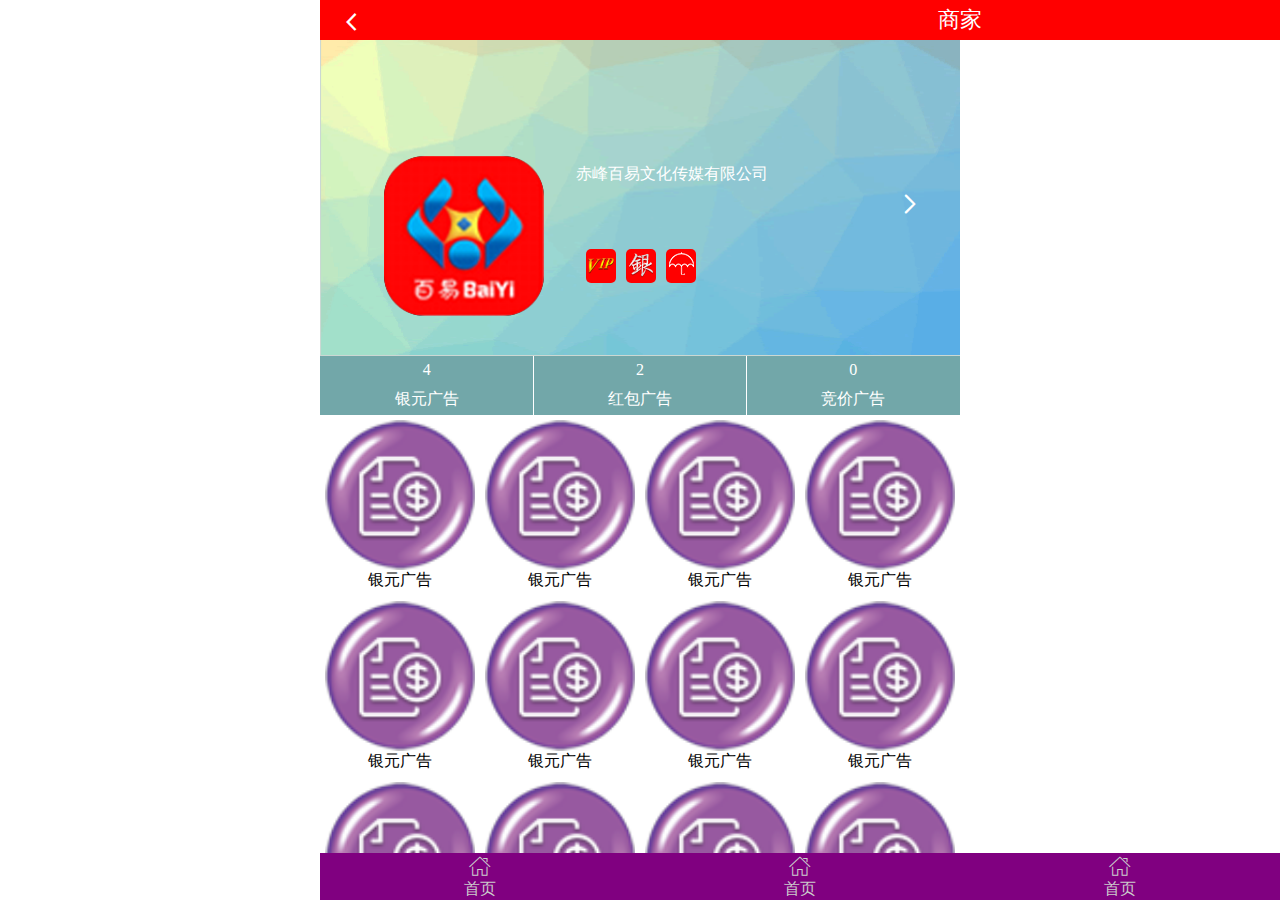
<file: 商场/index.html>
<!DOCTYPE html>
<html lang="en">

<head>
    <meta charset="UTF-8">
    <meta name="viewport" content="width=device-width, initial-scale=1.0, user-scalable=no">
    <meta http-equiv="X-UA-Compatible" content="ie=edge">
    <title>Document</title>
    <link rel="stylesheet" href="css/base.css">
    <link rel="stylesheet" href="css/index.css">
    <link rel="stylesheet" type="text/css" href="./font/iconfont.css">
</head>

<body>
    <div class="all">
        <div class="top">
            <span></span>
            <p>商家</p>
        </div>
        <div class="banner">
            <div class="bannerImg">
                <img src="img/bg.png" alt="">
            </div>
            <div class="picture">
                <a href="javascript:;">
                    <img src="img/logo_03.png" alt="">
                </a>
            </div>
            <div class="phone">
                <span>
                    <img src="./img/shop_vip.png" alt="">
                </span>
                <span>
                    <img src="./img/shop_silver.png" alt="">
                </span>
                <span>
                    <img src="./img/shop_umbrella.png" alt="">
                </span>
            </div>
            <p>赤峰百易文化传媒有限公司</p>
            <i></i>
        </div>
        <div class="logo clearfix">
            <div>
                <p>4</p>
                <p>银元广告</p>
            </div>
            <div>
                <p>2</p>
                <p>红包广告</p>
            </div>
            <div>
                <p>0</p>
                <p>竞价广告</p>
            </div>
        </div>

        <div class="content clearfix">
            <ul>
                <li>
                    <a href=""><img src="img/my_2.png" alt=""></a>
                    <p>银元广告</p>
                </li>
                <li>
                    <a href=""><img src="img/my_2.png" alt=""></a>
                    <p>银元广告</p>
                </li>
                <li>
                    <a href=""><img src="img/my_2.png" alt=""></a>
                    <p>银元广告</p>
                </li>
                <li>
                    <a href=""><img src="img/my_2.png" alt=""></a>
                    <p>银元广告</p>
                </li>
                <li>
                    <a href=""><img src="img/my_2.png" alt=""></a>
                    <p>银元广告</p>
                </li>
                <li>
                    <a href=""><img src="img/my_2.png" alt=""></a>
                    <p>银元广告</p>
                </li>
                <li>
                    <a href=""><img src="img/my_2.png" alt=""></a>
                    <p>银元广告</p>
                </li>
                <li>
                    <a href=""><img src="img/my_2.png" alt=""></a>
                    <p>银元广告</p>
                </li>
                <li>
                    <a href=""><img src="img/my_2.png" alt=""></a>
                    <p>银元广告</p>
                </li>
                <li>
                    <a href=""><img src="img/my_2.png" alt=""></a>
                    <p>银元广告</p>
                </li>
                <li>
                    <a href=""><img src="img/my_2.png" alt=""></a>
                    <p>银元广告</p>
                </li>
                <li>
                    <a href=""><img src="img/my_2.png" alt=""></a>
                    <p>银元广告</p>
                </li>
                <li>
                    <a href=""><img src="img/my_2.png" alt=""></a>
                    <p>银元广告</p>
                </li>
                <li>
                    <a href=""><img src="img/my_2.png" alt=""></a>
                    <p>银元广告</p>
                </li>
                <li>
                    <a href=""><img src="img/my_2.png" alt=""></a>
                    <p>银元广告</p>
                </li>
                <li>
                    <a href=""><img src="img/my_2.png" alt=""></a>
                    <p>银元广告</p>
                </li>
            </ul>
            <div class="picture">
                <img src="img/top_banner.png" alt="">
            </div>
            
        </div>
        <div class="footer clearfix">
            <ul class="clearfix">
                <li>
                    <a href="#">
                        <span class="iconfont icon-shouye"></span><br>
                        <p>首页</p>
                    </a>
                </li>
                <li>
                    <a href="#">
                        <span class="iconfont icon-shouye"></span><br>
                        <p>首页</p>
                    </a>
                </li>
                <li>
                    <a href="#">
                        <span class="iconfont icon-shouye"></span><br>
                        <p>首页</p>
                    </a>
                </li>
                <li>
                    <a href="#">
                        <span class="iconfont icon-shouye"></span><br>
                        <p>首页</p>
                    </a>
                </li>
            </ul>
        </div>
    </div>
</body>

</html>
</file>
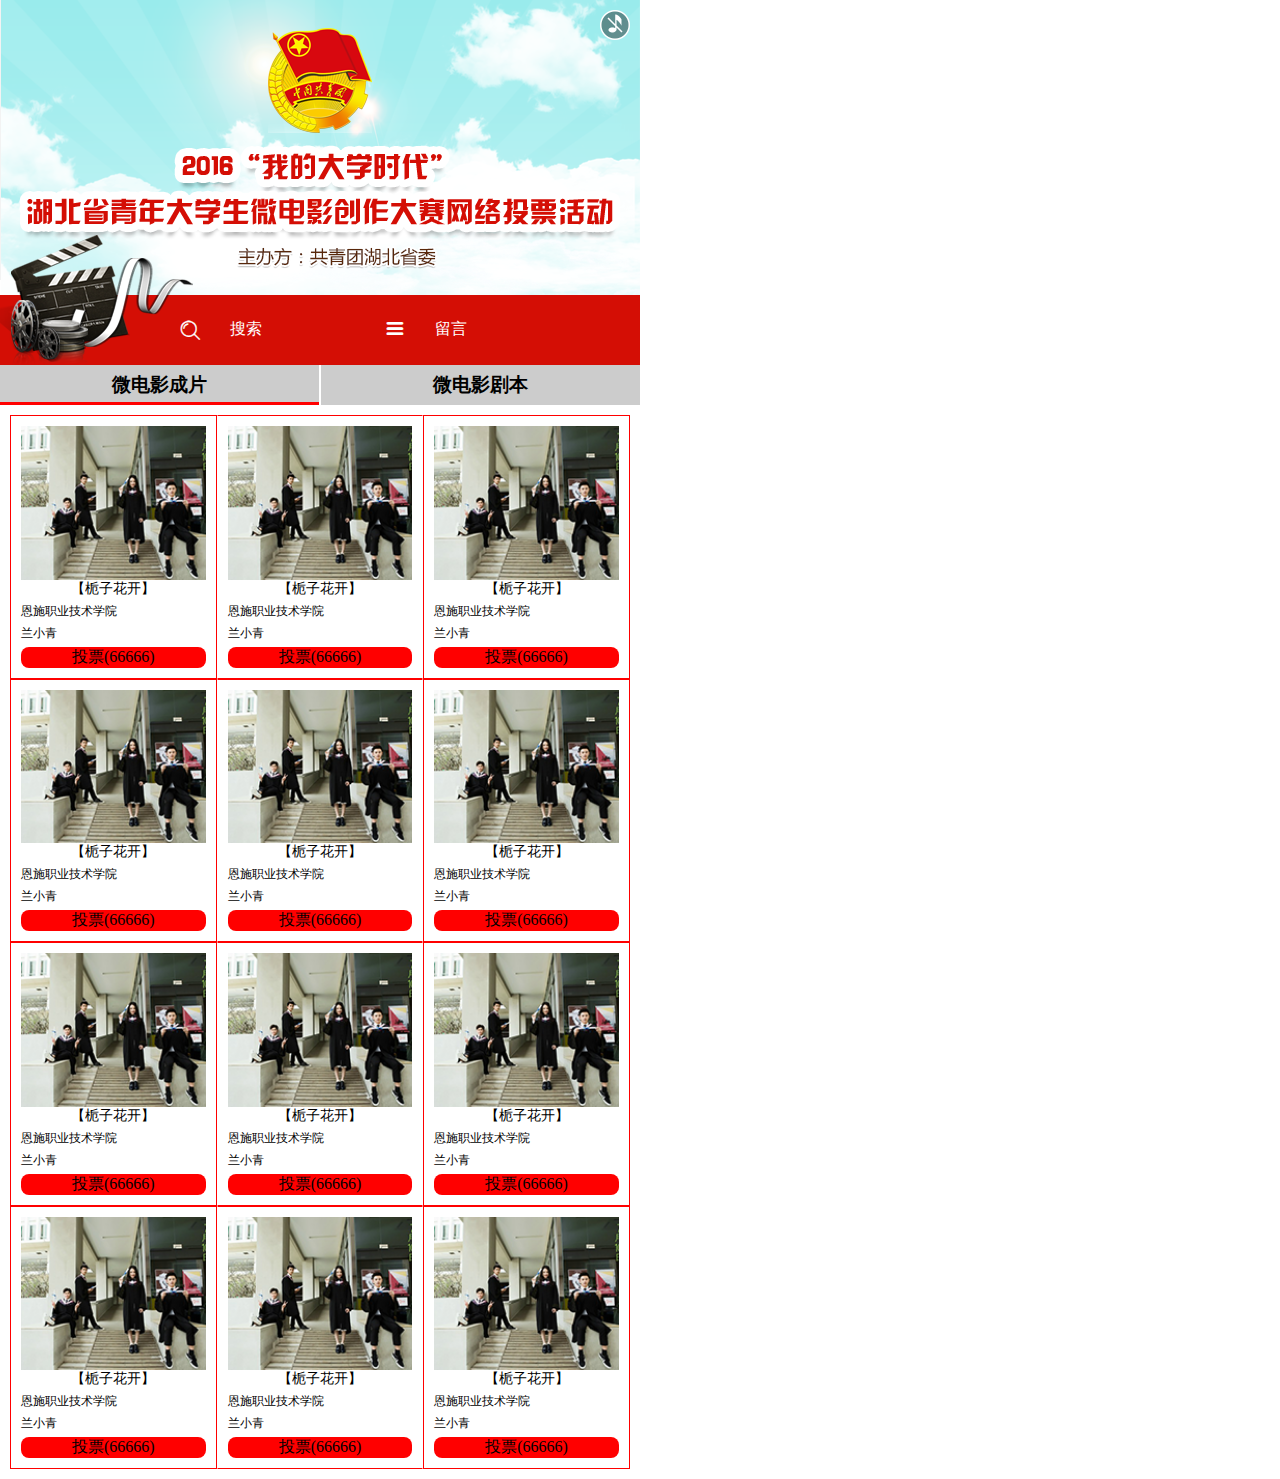
<file: pengkai/youth.html>
<!DOCTYPE html>
<html lang="en">

<head>
    <meta charset="UTF-8">
    <meta name="viewport" content="width=device-width, initial-scale=1.0, user-scalable=no">
    
    <meta http-equiv="X-UA-Compatible" content="ie=edge">
    <title>Document</title>
    <link rel="stylesheet" href="fonts/iconfont.css">
    <link rel="stylesheet" href="less/base.css">
    <link rel="stylesheet" href="less/youth.css">
    <script src="js/youth.js"></script>
</head>

<body>
    <div class="all">
        <div class="header">
            <div class="headerImg">
                <img src="images/vote_bg.png" alt="">
                <div class="headerText">
                    <span class="iconfont icon-sousuo"></span>
                    <span>搜索</span>
                    <span class="iconfont icon-caidan"></span>
                    <span>留言</span>
                </div>
            </div>
            <div class="headerPlay">
                <audio src="music/music.mp3" autoplay loop></audio>
                 <span class="player">
                     <img src="images/music_03.png" alt="">
                 </span>
                 <span class="back">
                     <img src="images/music1_03.png" alt="">
                 </span>
            </div>
        </div>
        <div class="footer">
            <ul class="footerTop">
                <li>
                    <h3>微电影成片</h3>
                    <span class="move1"></span>
                </li>
                <li>
                    <h3>微电影剧本</h3>
                    <span class="move2"></span>
                </li>
            </ul>
            <div class="content clearfix">
                <ul class="number1  clearfix">
                    <li>
                        <a href="">
                            <img src="images/zhizihuakai.png" alt="">
                        </a>
                        <h6>【栀子花开】</h6>
                        <p>恩施职业技术学院</p>
                        <p>兰小青</p>
                        <span>投票(66666)</span>
                    </li>
                    <li>
                        <a href="">
                            <img src="images/zhizihuakai.png" alt="">
                        </a>
                        <h6>【栀子花开】</h6>
                        <p>恩施职业技术学院</p>
                        <p>兰小青</p>
                        <span>投票(66666)</span>
                    </li>
                    <li>
                        <a href="">
                            <img src="images/zhizihuakai.png" alt="">
                        </a>
                        <h6>【栀子花开】</h6>
                        <p>恩施职业技术学院</p>
                        <p>兰小青</p>
                        <span>投票(66666)</span>
                    </li>
                    <li>
                        <a href="">
                            <img src="images/zhizihuakai.png" alt="">
                        </a>
                        <h6>【栀子花开】</h6>
                        <p>恩施职业技术学院</p>
                        <p>兰小青</p>
                        <span>投票(66666)</span>
                    </li>
                    <li>
                        <a href="">
                            <img src="images/zhizihuakai.png" alt="">
                        </a>
                        <h6>【栀子花开】</h6>
                        <p>恩施职业技术学院</p>
                        <p>兰小青</p>
                        <span>投票(66666)</span>
                    </li>
                    <li>
                        <a href="">
                            <img src="images/zhizihuakai.png" alt="">
                        </a>
                        <h6>【栀子花开】</h6>
                        <p>恩施职业技术学院</p>
                        <p>兰小青</p>
                        <span>投票(66666)</span>
                    </li>
                    <li>
                        <a href="">
                            <img src="images/zhizihuakai.png" alt="">
                        </a>
                        <h6>【栀子花开】</h6>
                        <p>恩施职业技术学院</p>
                        <p>兰小青</p>
                        <span>投票(66666)</span>
                    </li>
                    <li>
                        <a href="">
                            <img src="images/zhizihuakai.png" alt="">
                        </a>
                        <h6>【栀子花开】</h6>
                        <p>恩施职业技术学院</p>
                        <p>兰小青</p>
                        <span>投票(66666)</span>
                    </li>
                    <li>
                        <a href="">
                            <img src="images/zhizihuakai.png" alt="">
                        </a>
                        <h6>【栀子花开】</h6>
                        <p>恩施职业技术学院</p>
                        <p>兰小青</p>
                        <span>投票(66666)</span>
                    </li>
                    <li>
                        <a href="">
                            <img src="images/zhizihuakai.png" alt="">
                        </a>
                        <h6>【栀子花开】</h6>
                        <p>恩施职业技术学院</p>
                        <p>兰小青</p>
                        <span>投票(66666)</span>
                    </li>
                    <li>
                        <a href="">
                            <img src="images/zhizihuakai.png" alt="">
                        </a>
                        <h6>【栀子花开】</h6>
                        <p>恩施职业技术学院</p>
                        <p>兰小青</p>
                        <span>投票(66666)</span>
                    </li>
                    <li>
                        <a href="">
                            <img src="images/zhizihuakai.png" alt="">
                        </a>
                        <h6>【栀子花开】</h6>
                        <p>恩施职业技术学院</p>
                        <p>兰小青</p>
                        <span>投票(66666)</span>
                    </li>
                </ul>
                <ul class="number2 clearfix">
                    <li>
                        <a href="">
                            <img src="images/personal.png" alt="">
                        </a>
                        <h6>【放肆的青春】</h6>
                        <p>传智专修职业学院</p>
                        <p>王康俊杰</p>
                        <span>投票(88888)</span>
                    </li>
                    <li>
                        <a href="">
                            <img src="images/personal.png" alt="">
                        </a>
                        <h6>【放肆的青春】</h6>
                        <p>传智专修职业学院</p>
                        <p>王康俊杰</p>
                        <span>投票(88888)</span>
                    </li>
                    <li>
                        <a href="">
                            <img src="images/personal.png" alt="">
                        </a>
                        <h6>【放肆的青春】</h6>
                        <p>传智专修职业学院</p>
                        <p>王康俊杰</p>
                        <span>投票(88888)</span>
                    </li>
                    <li>
                        <a href="">
                            <img src="images/personal.png" alt="">
                        </a>
                        <h6>【放肆的青春】</h6>
                        <p>传智专修职业学院</p>
                        <p>王康俊杰</p>
                        <span>投票(88888)</span>
                    </li>
                    <li>
                        <a href="">
                            <img src="images/personal.png" alt="">
                        </a>
                        <h6>【放肆的青春】</h6>
                        <p>传智专修职业学院</p>
                        <p>王康俊杰</p>
                        <span>投票(88888)</span>
                    </li>
                    <li>
                        <a href="">
                            <img src="images/personal.png" alt="">
                        </a>
                        <h6>【放肆的青春】</h6>
                        <p>传智专修职业学院</p>
                        <p>王康俊杰</p>
                        <span>投票(88888)</span>
                    </li>
                    <li>
                        <a href="">
                            <img src="images/personal.png" alt="">
                        </a>
                        <h6>【放肆的青春】</h6>
                        <p>传智专修职业学院</p>
                        <p>王康俊杰</p>
                        <span>投票(88888)</span>
                    </li>
                    <li>
                        <a href="">
                            <img src="images/personal.png" alt="">
                        </a>
                        <h6>【放肆的青春】</h6>
                        <p>传智专修职业学院</p>
                        <p>王康俊杰</p>
                        <span>投票(88888)</span>
                    </li>
                    <li>
                        <a href="">
                            <img src="images/personal.png" alt="">
                        </a>
                        <h6>【放肆的青春】</h6>
                        <p>传智专修职业学院</p>
                        <p>王康俊杰</p>
                        <span>投票(88888)</span>
                    </li>
                    <li>
                        <a href="">
                            <img src="images/personal.png" alt="">
                        </a>
                        <h6>【放肆的青春】</h6>
                        <p>传智专修职业学院</p>
                        <p>王康俊杰</p>
                        <span>投票(88888)</span>
                    </li>
                    <li>
                        <a href="">
                            <img src="images/personal.png" alt="">
                        </a>
                        <h6>【放肆的青春】</h6>
                        <p>传智专修职业学院</p>
                        <p>王康俊杰</p>
                        <span>投票(88888)</span>
                    </li>
                    <li>
                        <a href="">
                            <img src="images/personal.png" alt="">
                        </a>
                        <h6>【放肆的青春】</h6>
                        <p>传智专修职业学院</p>
                        <p>王康俊杰</p>
                        <span>投票(88888)</span>
                    </li>
                    <li>
                        <a href="">
                            <img src="images/personal.png" alt="">
                        </a>
                        <h6>【放肆的青春】</h6>
                        <p>传智专修职业学院</p>
                        <p>王康俊杰</p>
                        <span>投票(88888)</span>
                    </li>
                    <li>
                        <a href="">
                            <img src="images/personal.png" alt="">
                        </a>
                        <h6>【放肆的青春】</h6>
                        <p>传智专修职业学院</p>
                        <p>王康俊杰</p>
                        <span>投票(88888)</span>
                    </li>
                    <li>
                        <a href="">
                            <img src="images/personal.png" alt="">
                        </a>
                        <h6>【放肆的青春】</h6>
                        <p>传智专修职业学院</p>
                        <p>王康俊杰</p>
                        <span>投票(88888)</span>
                    </li>
                    <li>
                        <a href="">
                            <img src="images/personal.png" alt="">
                        </a>
                        <h6>【放肆的青春】</h6>
                        <p>传智专修职业学院</p>
                        <p>王康俊杰</p>
                        <span>投票(88888)</span>
                    </li>
                    <li>
                        <a href="">
                            <img src="images/personal.png" alt="">
                        </a>
                        <h6>【放肆的青春】</h6>
                        <p>传智专修职业学院</p>
                        <p>王康俊杰</p>
                        <span>投票(88888)</span>
                    </li>
                    <li>
                        <a href="">
                            <img src="images/personal.png" alt="">
                        </a>
                        <h6>【放肆的青春】</h6>
                        <p>传智专修职业学院</p>
                        <p>王康俊杰</p>
                        <span>投票(88888)</span>
                    </li>
                    <li>
                        <a href="">
                            <img src="images/personal.png" alt="">
                        </a>
                        <h6>【放肆的青春】</h6>
                        <p>传智专修职业学院</p>
                        <p>王康俊杰</p>
                        <span>投票(88888)</span>
                    </li>
                    <li>
                        <a href="">
                            <img src="images/personal.png" alt="">
                        </a>
                        <h6>【放肆的青春】</h6>
                        <p>传智专修职业学院</p>
                        <p>王康俊杰</p>
                        <span>投票(88888)</span>
                    </li>
                    <li>
                        <a href="">
                            <img src="images/personal.png" alt="">
                        </a>
                        <h6>【放肆的青春】</h6>
                        <p>传智专修职业学院</p>
                        <p>王康俊杰</p>
                        <span>投票(88888)</span>
                    </li>
                    <li>
                        <a href="">
                            <img src="images/personal.png" alt="">
                        </a>
                        <h6>【放肆的青春】</h6>
                        <p>传智专修职业学院</p>
                        <p>王康俊杰</p>
                        <span>投票(88888)</span>
                    </li>
                    <li>
                        <a href="">
                            <img src="images/personal.png" alt="">
                        </a>
                        <h6>【放肆的青春】</h6>
                        <p>传智专修职业学院</p>
                        <p>王康俊杰</p>
                        <span>投票(88888)</span>
                    </li>
                    <li>
                        <a href="">
                            <img src="images/personal.png" alt="">
                        </a>
                        <h6>【放肆的青春】</h6>
                        <p>传智专修职业学院</p>
                        <p>王康俊杰</p>
                        <span>投票(88888)</span>
                    </li>
                </ul>
            </div>
        </div>
    </div>
</body>
</html>
</file>
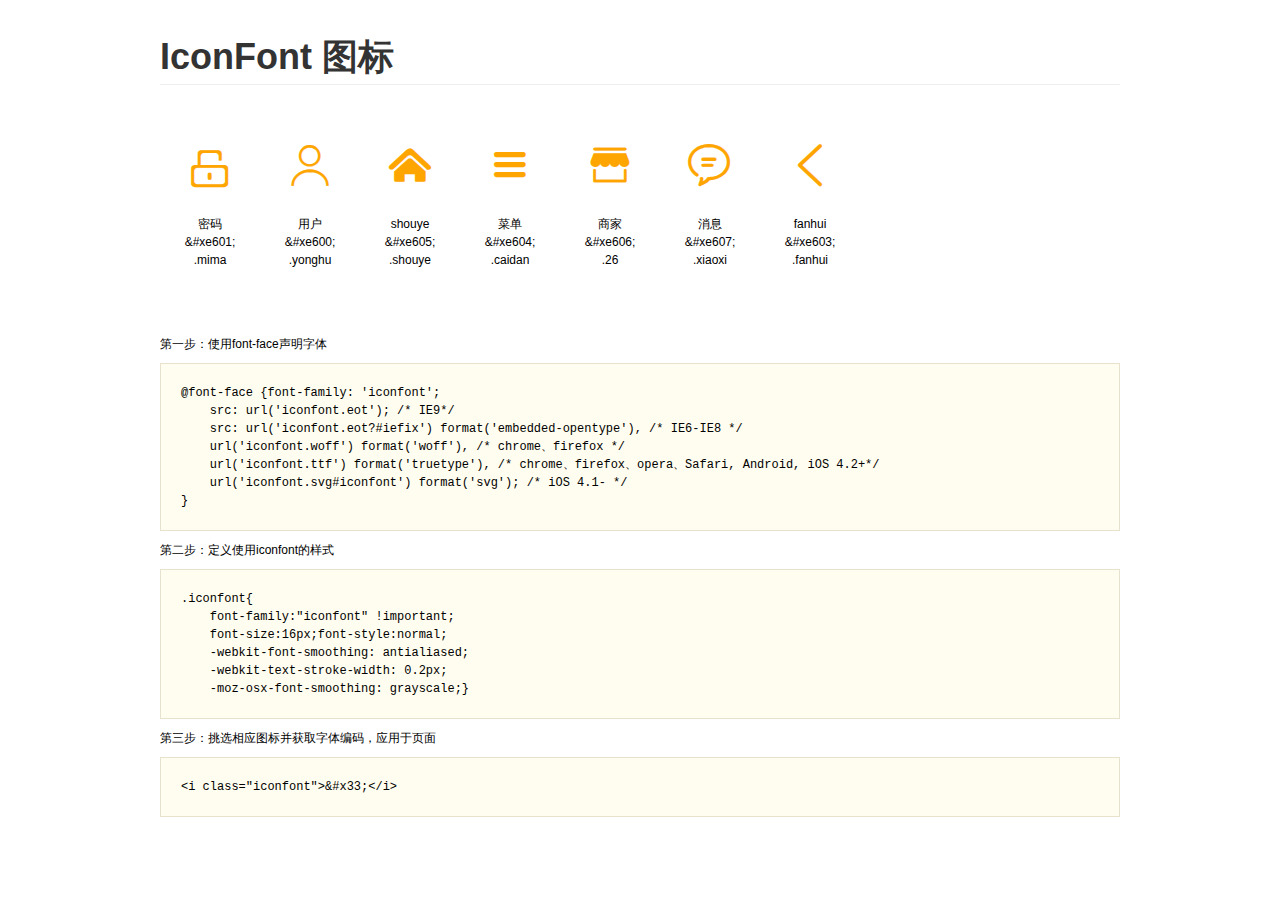
<file: pengkai/fonts/demo.html>
<!DOCTYPE html>
<html>
<head>
    <meta charset="utf-8"/>
    <title>IconFont</title>
    <link rel="stylesheet" href="demo.css">
    <link rel="stylesheet" href="iconfont.css">
</head>
<body>
    <div class="main">
        <h1>IconFont 图标</h1>
        <ul class="icon_lists clear">
            
                <li>
                <i class="icon iconfont">&#xe601;</i>
                    <div class="name">密码</div>
                    <div class="code">&amp;#xe601;</div>
                    <div class="fontclass">.mima</div>
                </li>
            
                <li>
                <i class="icon iconfont">&#xe600;</i>
                    <div class="name">用户</div>
                    <div class="code">&amp;#xe600;</div>
                    <div class="fontclass">.yonghu</div>
                </li>
            
                <li>
                <i class="icon iconfont">&#xe605;</i>
                    <div class="name">shouye</div>
                    <div class="code">&amp;#xe605;</div>
                    <div class="fontclass">.shouye</div>
                </li>
            
                <li>
                <i class="icon iconfont">&#xe604;</i>
                    <div class="name">菜单</div>
                    <div class="code">&amp;#xe604;</div>
                    <div class="fontclass">.caidan</div>
                </li>
            
                <li>
                <i class="icon iconfont">&#xe606;</i>
                    <div class="name">商家</div>
                    <div class="code">&amp;#xe606;</div>
                    <div class="fontclass">.26</div>
                </li>
            
                <li>
                <i class="icon iconfont">&#xe607;</i>
                    <div class="name">消息</div>
                    <div class="code">&amp;#xe607;</div>
                    <div class="fontclass">.xiaoxi</div>
                </li>
            
                <li>
                <i class="icon iconfont">&#xe603;</i>
                    <div class="name">fanhui</div>
                    <div class="code">&amp;#xe603;</div>
                    <div class="fontclass">.fanhui</div>
                </li>
            
        </ul>


        <div class="helps">
            第一步：使用font-face声明字体
            <pre>
@font-face {font-family: 'iconfont';
    src: url('iconfont.eot'); /* IE9*/
    src: url('iconfont.eot?#iefix') format('embedded-opentype'), /* IE6-IE8 */
    url('iconfont.woff') format('woff'), /* chrome、firefox */
    url('iconfont.ttf') format('truetype'), /* chrome、firefox、opera、Safari, Android, iOS 4.2+*/
    url('iconfont.svg#iconfont') format('svg'); /* iOS 4.1- */
}
</pre>
第二步：定义使用iconfont的样式
            <pre>
.iconfont{
    font-family:"iconfont" !important;
    font-size:16px;font-style:normal;
    -webkit-font-smoothing: antialiased;
    -webkit-text-stroke-width: 0.2px;
    -moz-osx-font-smoothing: grayscale;}
</pre>
第三步：挑选相应图标并获取字体编码，应用于页面
<pre>
&lt;i class="iconfont"&gt;&amp;#x33;&lt;/i&gt;
</pre>
        </div>

    </div>
</body>
</html>
</file>
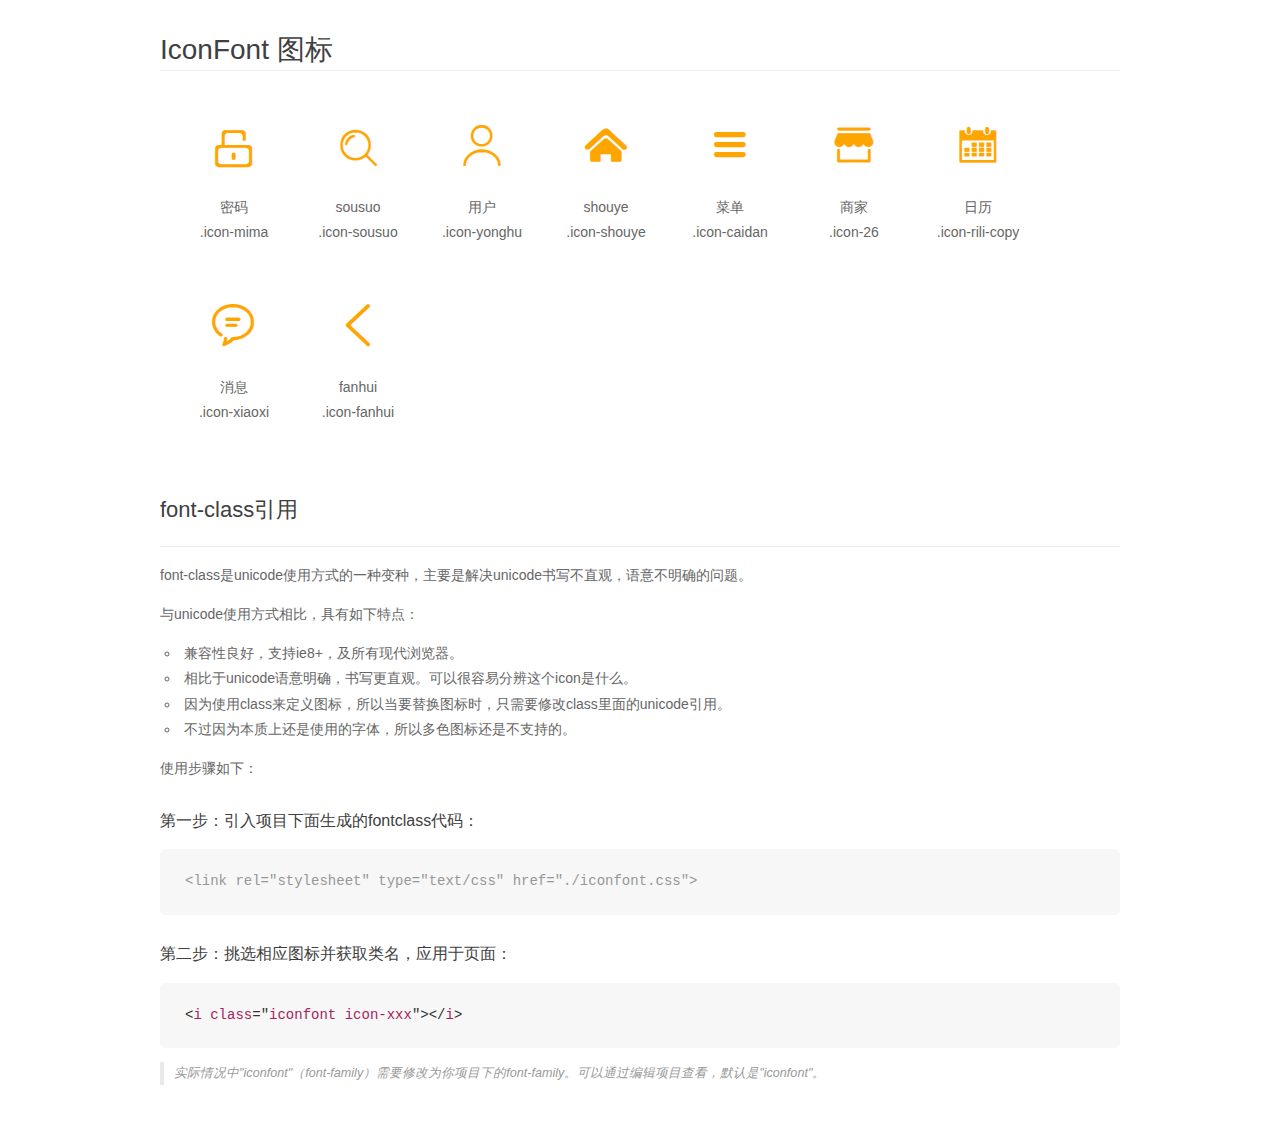
<file: pengkai/fonts/demo_fontclass.html>
<!DOCTYPE html>
<html>
<head>
    <meta charset="utf-8"/>
    <title>IconFont</title>
    <link rel="stylesheet" href="demo.css">
    <link rel="stylesheet" href="iconfont.css">
</head>
<body>
    <div class="main markdown">
        <h1>IconFont 图标</h1>
        <ul class="icon_lists clear">
            
                <li>
                <i class="icon iconfont icon-mima"></i>
                    <div class="name">密码</div>
                    <div class="fontclass">.icon-mima</div>
                </li>
            
                <li>
                <i class="icon iconfont icon-sousuo"></i>
                    <div class="name">sousuo</div>
                    <div class="fontclass">.icon-sousuo</div>
                </li>
            
                <li>
                <i class="icon iconfont icon-yonghu"></i>
                    <div class="name">用户</div>
                    <div class="fontclass">.icon-yonghu</div>
                </li>
            
                <li>
                <i class="icon iconfont icon-shouye"></i>
                    <div class="name">shouye</div>
                    <div class="fontclass">.icon-shouye</div>
                </li>
            
                <li>
                <i class="icon iconfont icon-caidan"></i>
                    <div class="name">菜单</div>
                    <div class="fontclass">.icon-caidan</div>
                </li>
            
                <li>
                <i class="icon iconfont icon-26"></i>
                    <div class="name">商家</div>
                    <div class="fontclass">.icon-26</div>
                </li>
            
                <li>
                <i class="icon iconfont icon-rili-copy"></i>
                    <div class="name">日历</div>
                    <div class="fontclass">.icon-rili-copy</div>
                </li>
            
                <li>
                <i class="icon iconfont icon-xiaoxi"></i>
                    <div class="name">消息</div>
                    <div class="fontclass">.icon-xiaoxi</div>
                </li>
            
                <li>
                <i class="icon iconfont icon-fanhui"></i>
                    <div class="name">fanhui</div>
                    <div class="fontclass">.icon-fanhui</div>
                </li>
            
        </ul>

        <h2 id="font-class-">font-class引用</h2>
        <hr>

        <p>font-class是unicode使用方式的一种变种，主要是解决unicode书写不直观，语意不明确的问题。</p>
        <p>与unicode使用方式相比，具有如下特点：</p>
        <ul>
        <li>兼容性良好，支持ie8+，及所有现代浏览器。</li>
        <li>相比于unicode语意明确，书写更直观。可以很容易分辨这个icon是什么。</li>
        <li>因为使用class来定义图标，所以当要替换图标时，只需要修改class里面的unicode引用。</li>
        <li>不过因为本质上还是使用的字体，所以多色图标还是不支持的。</li>
        </ul>
        <p>使用步骤如下：</p>
        <h3 id="-fontclass-">第一步：引入项目下面生成的fontclass代码：</h3>


        <pre><code class="lang-js hljs javascript"><span class="hljs-comment">&lt;link rel="stylesheet" type="text/css" href="./iconfont.css"&gt;</span></code></pre>
        <h3 id="-">第二步：挑选相应图标并获取类名，应用于页面：</h3>
        <pre><code class="lang-css hljs">&lt;<span class="hljs-selector-tag">i</span> <span class="hljs-selector-tag">class</span>="<span class="hljs-selector-tag">iconfont</span> <span class="hljs-selector-tag">icon-xxx</span>"&gt;&lt;/<span class="hljs-selector-tag">i</span>&gt;</code></pre>
        <blockquote>
        <p>实际情况中"iconfont"（font-family）需要修改为你项目下的font-family。可以通过编辑项目查看，默认是"iconfont"。</p>
        </blockquote>
    </div>
</body>
</html>
</file>
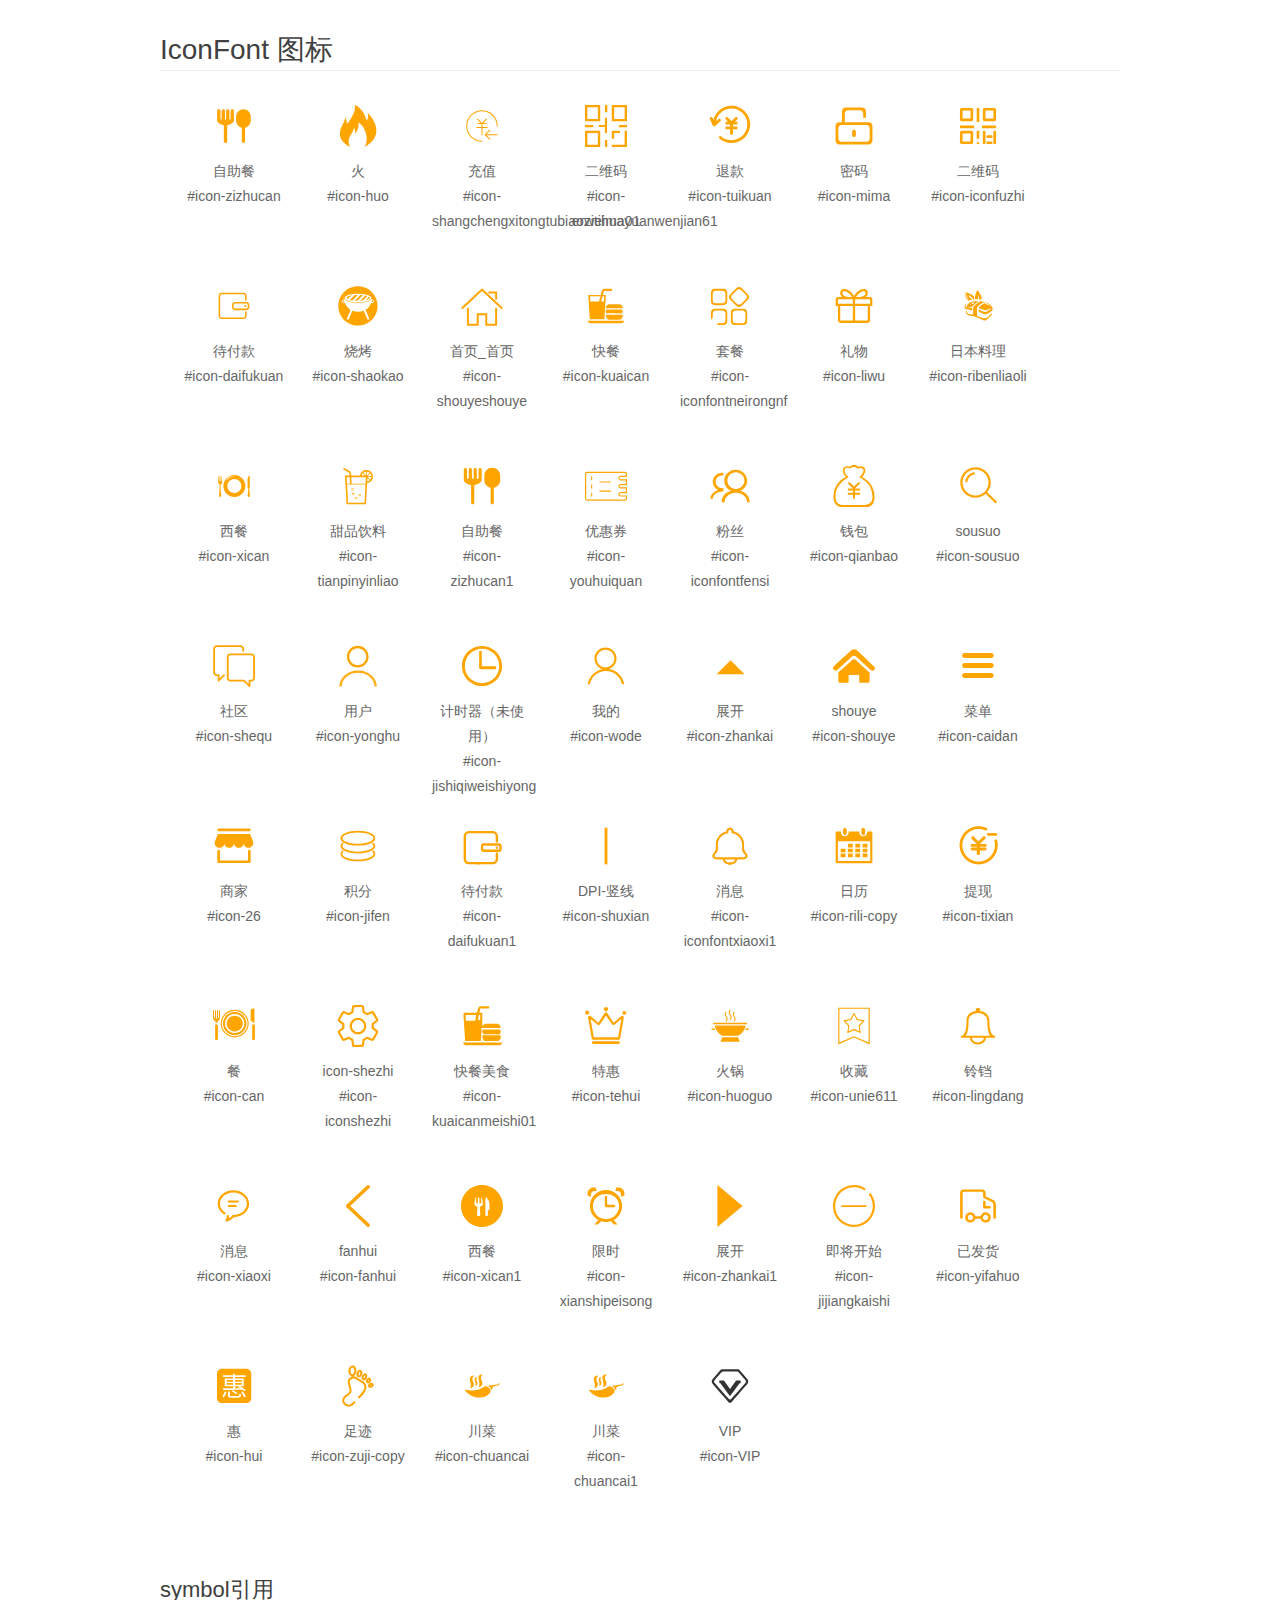
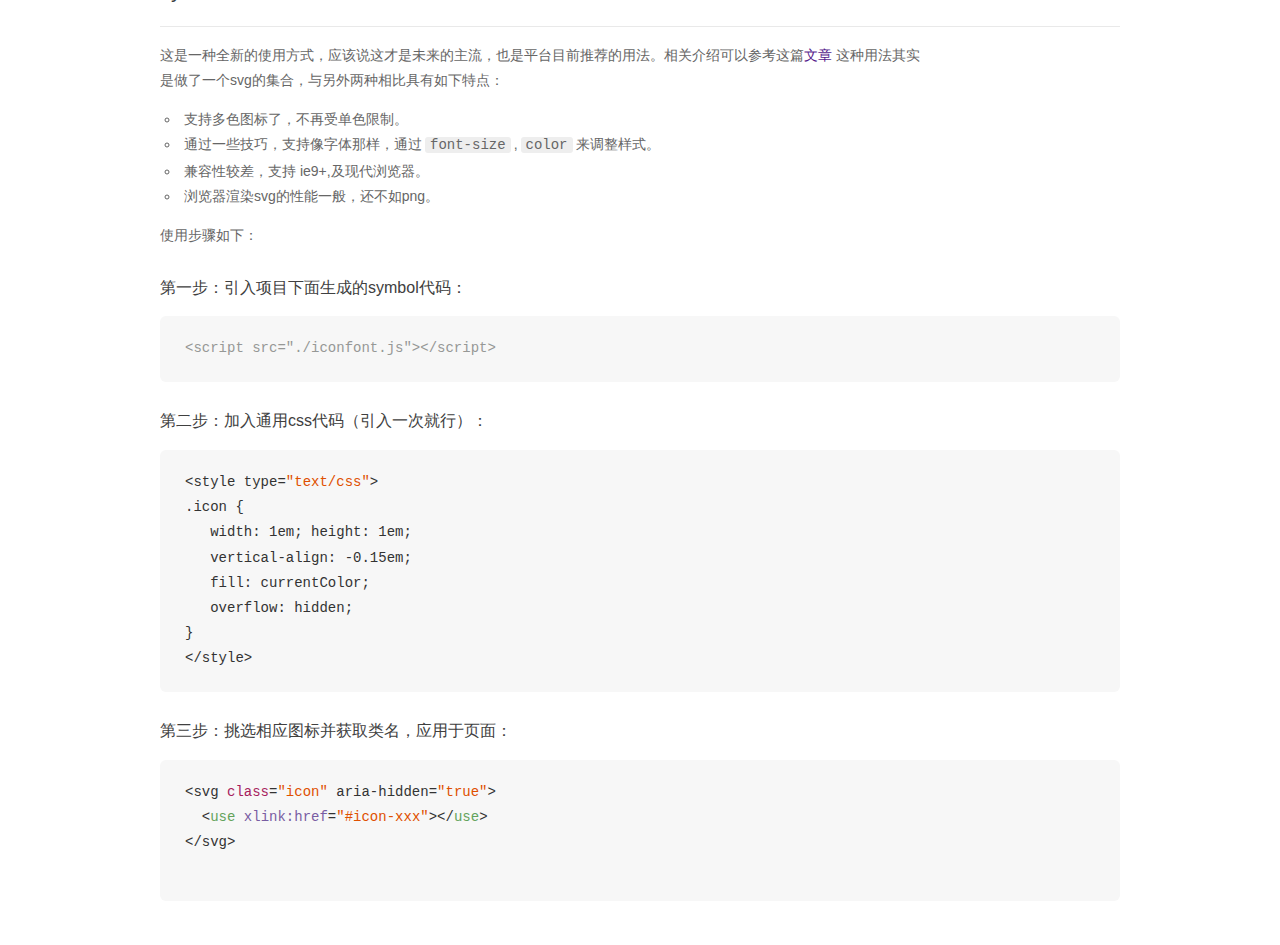
<file: pengkai/fonts/demo_symbol.html>
<!DOCTYPE html>
<html>
<head>
    <meta charset="utf-8"/>
    <title>IconFont</title>
    <link rel="stylesheet" href="demo.css">
    <script src="iconfont.js"></script>

    <style type="text/css">
        .icon {
          /* 通过设置 font-size 来改变图标大小 */
          width: 1em; height: 1em;
          /* 图标和文字相邻时，垂直对齐 */
          vertical-align: -0.15em;
          /* 通过设置 color 来改变 SVG 的颜色/fill */
          fill: currentColor;
          /* path 和 stroke 溢出 viewBox 部分在 IE 下会显示
             normalize.css 中也包含这行 */
          overflow: hidden;
        }

    </style>
</head>
<body>
    <div class="main markdown">
        <h1>IconFont 图标</h1>
        <ul class="icon_lists clear">
            
                <li>
                    <svg class="icon" aria-hidden="true">
                        <use xlink:href="#icon-zizhucan"></use>
                    </svg>
                    <div class="name">自助餐</div>
                    <div class="fontclass">#icon-zizhucan</div>
                </li>
            
                <li>
                    <svg class="icon" aria-hidden="true">
                        <use xlink:href="#icon-huo"></use>
                    </svg>
                    <div class="name">火</div>
                    <div class="fontclass">#icon-huo</div>
                </li>
            
                <li>
                    <svg class="icon" aria-hidden="true">
                        <use xlink:href="#icon-shangchengxitongtubiaozitihuayuanwenjian61"></use>
                    </svg>
                    <div class="name">充值</div>
                    <div class="fontclass">#icon-shangchengxitongtubiaozitihuayuanwenjian61</div>
                </li>
            
                <li>
                    <svg class="icon" aria-hidden="true">
                        <use xlink:href="#icon-erweima01"></use>
                    </svg>
                    <div class="name">二维码</div>
                    <div class="fontclass">#icon-erweima01</div>
                </li>
            
                <li>
                    <svg class="icon" aria-hidden="true">
                        <use xlink:href="#icon-tuikuan"></use>
                    </svg>
                    <div class="name">退款</div>
                    <div class="fontclass">#icon-tuikuan</div>
                </li>
            
                <li>
                    <svg class="icon" aria-hidden="true">
                        <use xlink:href="#icon-mima"></use>
                    </svg>
                    <div class="name">密码</div>
                    <div class="fontclass">#icon-mima</div>
                </li>
            
                <li>
                    <svg class="icon" aria-hidden="true">
                        <use xlink:href="#icon-iconfuzhi"></use>
                    </svg>
                    <div class="name">二维码</div>
                    <div class="fontclass">#icon-iconfuzhi</div>
                </li>
            
                <li>
                    <svg class="icon" aria-hidden="true">
                        <use xlink:href="#icon-daifukuan"></use>
                    </svg>
                    <div class="name">待付款</div>
                    <div class="fontclass">#icon-daifukuan</div>
                </li>
            
                <li>
                    <svg class="icon" aria-hidden="true">
                        <use xlink:href="#icon-shaokao"></use>
                    </svg>
                    <div class="name">烧烤</div>
                    <div class="fontclass">#icon-shaokao</div>
                </li>
            
                <li>
                    <svg class="icon" aria-hidden="true">
                        <use xlink:href="#icon-shouyeshouye"></use>
                    </svg>
                    <div class="name">首页_首页</div>
                    <div class="fontclass">#icon-shouyeshouye</div>
                </li>
            
                <li>
                    <svg class="icon" aria-hidden="true">
                        <use xlink:href="#icon-kuaican"></use>
                    </svg>
                    <div class="name">快餐</div>
                    <div class="fontclass">#icon-kuaican</div>
                </li>
            
                <li>
                    <svg class="icon" aria-hidden="true">
                        <use xlink:href="#icon-iconfontneirongnf"></use>
                    </svg>
                    <div class="name">套餐</div>
                    <div class="fontclass">#icon-iconfontneirongnf</div>
                </li>
            
                <li>
                    <svg class="icon" aria-hidden="true">
                        <use xlink:href="#icon-liwu"></use>
                    </svg>
                    <div class="name">礼物</div>
                    <div class="fontclass">#icon-liwu</div>
                </li>
            
                <li>
                    <svg class="icon" aria-hidden="true">
                        <use xlink:href="#icon-ribenliaoli"></use>
                    </svg>
                    <div class="name">日本料理</div>
                    <div class="fontclass">#icon-ribenliaoli</div>
                </li>
            
                <li>
                    <svg class="icon" aria-hidden="true">
                        <use xlink:href="#icon-xican"></use>
                    </svg>
                    <div class="name">西餐</div>
                    <div class="fontclass">#icon-xican</div>
                </li>
            
                <li>
                    <svg class="icon" aria-hidden="true">
                        <use xlink:href="#icon-tianpinyinliao"></use>
                    </svg>
                    <div class="name">甜品饮料</div>
                    <div class="fontclass">#icon-tianpinyinliao</div>
                </li>
            
                <li>
                    <svg class="icon" aria-hidden="true">
                        <use xlink:href="#icon-zizhucan1"></use>
                    </svg>
                    <div class="name">自助餐</div>
                    <div class="fontclass">#icon-zizhucan1</div>
                </li>
            
                <li>
                    <svg class="icon" aria-hidden="true">
                        <use xlink:href="#icon-youhuiquan"></use>
                    </svg>
                    <div class="name">优惠券</div>
                    <div class="fontclass">#icon-youhuiquan</div>
                </li>
            
                <li>
                    <svg class="icon" aria-hidden="true">
                        <use xlink:href="#icon-iconfontfensi"></use>
                    </svg>
                    <div class="name">粉丝</div>
                    <div class="fontclass">#icon-iconfontfensi</div>
                </li>
            
                <li>
                    <svg class="icon" aria-hidden="true">
                        <use xlink:href="#icon-qianbao"></use>
                    </svg>
                    <div class="name">钱包</div>
                    <div class="fontclass">#icon-qianbao</div>
                </li>
            
                <li>
                    <svg class="icon" aria-hidden="true">
                        <use xlink:href="#icon-sousuo"></use>
                    </svg>
                    <div class="name">sousuo</div>
                    <div class="fontclass">#icon-sousuo</div>
                </li>
            
                <li>
                    <svg class="icon" aria-hidden="true">
                        <use xlink:href="#icon-shequ"></use>
                    </svg>
                    <div class="name">社区</div>
                    <div class="fontclass">#icon-shequ</div>
                </li>
            
                <li>
                    <svg class="icon" aria-hidden="true">
                        <use xlink:href="#icon-yonghu"></use>
                    </svg>
                    <div class="name">用户</div>
                    <div class="fontclass">#icon-yonghu</div>
                </li>
            
                <li>
                    <svg class="icon" aria-hidden="true">
                        <use xlink:href="#icon-jishiqiweishiyong"></use>
                    </svg>
                    <div class="name">计时器（未使用）</div>
                    <div class="fontclass">#icon-jishiqiweishiyong</div>
                </li>
            
                <li>
                    <svg class="icon" aria-hidden="true">
                        <use xlink:href="#icon-wode"></use>
                    </svg>
                    <div class="name">我的</div>
                    <div class="fontclass">#icon-wode</div>
                </li>
            
                <li>
                    <svg class="icon" aria-hidden="true">
                        <use xlink:href="#icon-zhankai"></use>
                    </svg>
                    <div class="name">展开</div>
                    <div class="fontclass">#icon-zhankai</div>
                </li>
            
                <li>
                    <svg class="icon" aria-hidden="true">
                        <use xlink:href="#icon-shouye"></use>
                    </svg>
                    <div class="name">shouye</div>
                    <div class="fontclass">#icon-shouye</div>
                </li>
            
                <li>
                    <svg class="icon" aria-hidden="true">
                        <use xlink:href="#icon-caidan"></use>
                    </svg>
                    <div class="name">菜单</div>
                    <div class="fontclass">#icon-caidan</div>
                </li>
            
                <li>
                    <svg class="icon" aria-hidden="true">
                        <use xlink:href="#icon-26"></use>
                    </svg>
                    <div class="name">商家</div>
                    <div class="fontclass">#icon-26</div>
                </li>
            
                <li>
                    <svg class="icon" aria-hidden="true">
                        <use xlink:href="#icon-jifen"></use>
                    </svg>
                    <div class="name">积分</div>
                    <div class="fontclass">#icon-jifen</div>
                </li>
            
                <li>
                    <svg class="icon" aria-hidden="true">
                        <use xlink:href="#icon-daifukuan1"></use>
                    </svg>
                    <div class="name">待付款</div>
                    <div class="fontclass">#icon-daifukuan1</div>
                </li>
            
                <li>
                    <svg class="icon" aria-hidden="true">
                        <use xlink:href="#icon-shuxian"></use>
                    </svg>
                    <div class="name">DPI-竖线</div>
                    <div class="fontclass">#icon-shuxian</div>
                </li>
            
                <li>
                    <svg class="icon" aria-hidden="true">
                        <use xlink:href="#icon-iconfontxiaoxi1"></use>
                    </svg>
                    <div class="name">消息</div>
                    <div class="fontclass">#icon-iconfontxiaoxi1</div>
                </li>
            
                <li>
                    <svg class="icon" aria-hidden="true">
                        <use xlink:href="#icon-rili-copy"></use>
                    </svg>
                    <div class="name">日历</div>
                    <div class="fontclass">#icon-rili-copy</div>
                </li>
            
                <li>
                    <svg class="icon" aria-hidden="true">
                        <use xlink:href="#icon-tixian"></use>
                    </svg>
                    <div class="name">提现</div>
                    <div class="fontclass">#icon-tixian</div>
                </li>
            
                <li>
                    <svg class="icon" aria-hidden="true">
                        <use xlink:href="#icon-can"></use>
                    </svg>
                    <div class="name">餐</div>
                    <div class="fontclass">#icon-can</div>
                </li>
            
                <li>
                    <svg class="icon" aria-hidden="true">
                        <use xlink:href="#icon-iconshezhi"></use>
                    </svg>
                    <div class="name">icon-shezhi</div>
                    <div class="fontclass">#icon-iconshezhi</div>
                </li>
            
                <li>
                    <svg class="icon" aria-hidden="true">
                        <use xlink:href="#icon-kuaicanmeishi01"></use>
                    </svg>
                    <div class="name">快餐美食</div>
                    <div class="fontclass">#icon-kuaicanmeishi01</div>
                </li>
            
                <li>
                    <svg class="icon" aria-hidden="true">
                        <use xlink:href="#icon-tehui"></use>
                    </svg>
                    <div class="name">特惠</div>
                    <div class="fontclass">#icon-tehui</div>
                </li>
            
                <li>
                    <svg class="icon" aria-hidden="true">
                        <use xlink:href="#icon-huoguo"></use>
                    </svg>
                    <div class="name">火锅</div>
                    <div class="fontclass">#icon-huoguo</div>
                </li>
            
                <li>
                    <svg class="icon" aria-hidden="true">
                        <use xlink:href="#icon-unie611"></use>
                    </svg>
                    <div class="name">收藏</div>
                    <div class="fontclass">#icon-unie611</div>
                </li>
            
                <li>
                    <svg class="icon" aria-hidden="true">
                        <use xlink:href="#icon-lingdang"></use>
                    </svg>
                    <div class="name">铃铛</div>
                    <div class="fontclass">#icon-lingdang</div>
                </li>
            
                <li>
                    <svg class="icon" aria-hidden="true">
                        <use xlink:href="#icon-xiaoxi"></use>
                    </svg>
                    <div class="name">消息</div>
                    <div class="fontclass">#icon-xiaoxi</div>
                </li>
            
                <li>
                    <svg class="icon" aria-hidden="true">
                        <use xlink:href="#icon-fanhui"></use>
                    </svg>
                    <div class="name">fanhui</div>
                    <div class="fontclass">#icon-fanhui</div>
                </li>
            
                <li>
                    <svg class="icon" aria-hidden="true">
                        <use xlink:href="#icon-xican1"></use>
                    </svg>
                    <div class="name">西餐</div>
                    <div class="fontclass">#icon-xican1</div>
                </li>
            
                <li>
                    <svg class="icon" aria-hidden="true">
                        <use xlink:href="#icon-xianshipeisong"></use>
                    </svg>
                    <div class="name">限时</div>
                    <div class="fontclass">#icon-xianshipeisong</div>
                </li>
            
                <li>
                    <svg class="icon" aria-hidden="true">
                        <use xlink:href="#icon-zhankai1"></use>
                    </svg>
                    <div class="name">展开</div>
                    <div class="fontclass">#icon-zhankai1</div>
                </li>
            
                <li>
                    <svg class="icon" aria-hidden="true">
                        <use xlink:href="#icon-jijiangkaishi"></use>
                    </svg>
                    <div class="name">即将开始</div>
                    <div class="fontclass">#icon-jijiangkaishi</div>
                </li>
            
                <li>
                    <svg class="icon" aria-hidden="true">
                        <use xlink:href="#icon-yifahuo"></use>
                    </svg>
                    <div class="name">已发货</div>
                    <div class="fontclass">#icon-yifahuo</div>
                </li>
            
                <li>
                    <svg class="icon" aria-hidden="true">
                        <use xlink:href="#icon-hui"></use>
                    </svg>
                    <div class="name">惠</div>
                    <div class="fontclass">#icon-hui</div>
                </li>
            
                <li>
                    <svg class="icon" aria-hidden="true">
                        <use xlink:href="#icon-zuji-copy"></use>
                    </svg>
                    <div class="name">足迹</div>
                    <div class="fontclass">#icon-zuji-copy</div>
                </li>
            
                <li>
                    <svg class="icon" aria-hidden="true">
                        <use xlink:href="#icon-chuancai"></use>
                    </svg>
                    <div class="name">川菜</div>
                    <div class="fontclass">#icon-chuancai</div>
                </li>
            
                <li>
                    <svg class="icon" aria-hidden="true">
                        <use xlink:href="#icon-chuancai1"></use>
                    </svg>
                    <div class="name">川菜</div>
                    <div class="fontclass">#icon-chuancai1</div>
                </li>
            
                <li>
                    <svg class="icon" aria-hidden="true">
                        <use xlink:href="#icon-VIP"></use>
                    </svg>
                    <div class="name">VIP</div>
                    <div class="fontclass">#icon-VIP</div>
                </li>
            
        </ul>


        <h2 id="symbol-">symbol引用</h2>
        <hr>

        <p>这是一种全新的使用方式，应该说这才是未来的主流，也是平台目前推荐的用法。相关介绍可以参考这篇<a href="">文章</a>
        这种用法其实是做了一个svg的集合，与另外两种相比具有如下特点：</p>
        <ul>
          <li>支持多色图标了，不再受单色限制。</li>
          <li>通过一些技巧，支持像字体那样，通过<code>font-size</code>,<code>color</code>来调整样式。</li>
          <li>兼容性较差，支持 ie9+,及现代浏览器。</li>
          <li>浏览器渲染svg的性能一般，还不如png。</li>
        </ul>
        <p>使用步骤如下：</p>
        <h3 id="-symbol-">第一步：引入项目下面生成的symbol代码：</h3>
        <pre><code class="lang-js hljs javascript"><span class="hljs-comment">&lt;script src="./iconfont.js"&gt;&lt;/script&gt;</span></code></pre>
        <h3 id="-css-">第二步：加入通用css代码（引入一次就行）：</h3>
        <pre><code class="lang-js hljs javascript">&lt;style type=<span class="hljs-string">"text/css"</span>&gt;
.icon {
   width: <span class="hljs-number">1</span>em; height: <span class="hljs-number">1</span>em;
   vertical-align: <span class="hljs-number">-0.15</span>em;
   fill: currentColor;
   overflow: hidden;
}
&lt;<span class="hljs-regexp">/style&gt;</span></code></pre>
        <h3 id="-">第三步：挑选相应图标并获取类名，应用于页面：</h3>
        <pre><code class="lang-js hljs javascript">&lt;svg <span class="hljs-class"><span class="hljs-keyword">class</span></span>=<span class="hljs-string">"icon"</span> aria-hidden=<span class="hljs-string">"true"</span>&gt;<span class="xml"><span class="hljs-tag">
  &lt;<span class="hljs-name">use</span> <span class="hljs-attr">xlink:href</span>=<span class="hljs-string">"#icon-xxx"</span>&gt;</span><span class="hljs-tag">&lt;/<span class="hljs-name">use</span>&gt;</span>
</span>&lt;<span class="hljs-regexp">/svg&gt;
        </span></code></pre>
    </div>
</body>
</html>
</file>
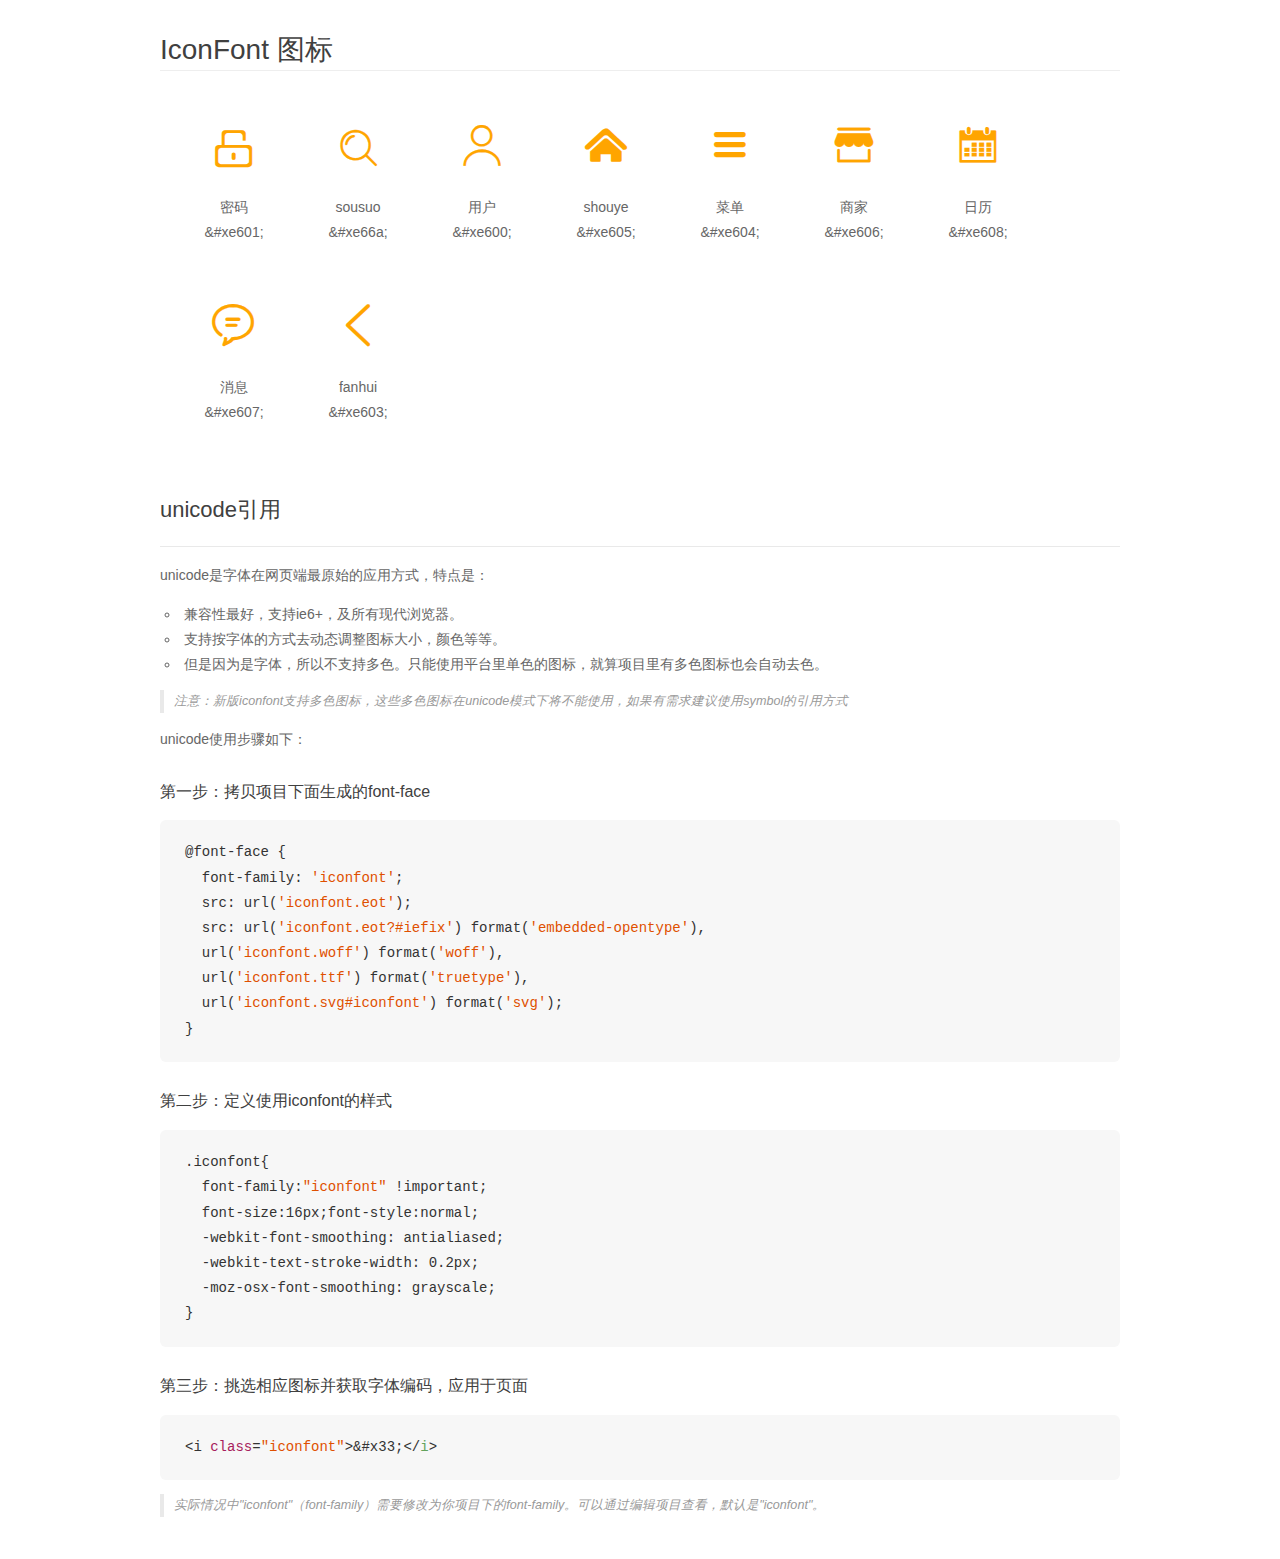
<file: pengkai/fonts/demo_unicode.html>
<!DOCTYPE html>
<html>
<head>
    <meta charset="utf-8"/>
    <title>IconFont</title>
    <link rel="stylesheet" href="demo.css">

    <style type="text/css">

        @font-face {font-family: "iconfont";
          src: url('iconfont.eot'); /* IE9*/
          src: url('iconfont.eot#iefix') format('embedded-opentype'), /* IE6-IE8 */
          url('iconfont.woff') format('woff'), /* chrome, firefox */
          url('iconfont.ttf') format('truetype'), /* chrome, firefox, opera, Safari, Android, iOS 4.2+*/
          url('iconfont.svg#iconfont') format('svg'); /* iOS 4.1- */
        }

        .iconfont {
          font-family:"iconfont" !important;
          font-size:16px;
          font-style:normal;
          -webkit-font-smoothing: antialiased;
          -webkit-text-stroke-width: 0.2px;
          -moz-osx-font-smoothing: grayscale;
        }

    </style>
</head>
<body>
    <div class="main markdown">
        <h1>IconFont 图标</h1>
        <ul class="icon_lists clear">
            
                <li>
                <i class="icon iconfont">&#xe601;</i>
                    <div class="name">密码</div>
                    <div class="code">&amp;#xe601;</div>
                </li>
            
                <li>
                <i class="icon iconfont">&#xe66a;</i>
                    <div class="name">sousuo</div>
                    <div class="code">&amp;#xe66a;</div>
                </li>
            
                <li>
                <i class="icon iconfont">&#xe600;</i>
                    <div class="name">用户</div>
                    <div class="code">&amp;#xe600;</div>
                </li>
            
                <li>
                <i class="icon iconfont">&#xe605;</i>
                    <div class="name">shouye</div>
                    <div class="code">&amp;#xe605;</div>
                </li>
            
                <li>
                <i class="icon iconfont">&#xe604;</i>
                    <div class="name">菜单</div>
                    <div class="code">&amp;#xe604;</div>
                </li>
            
                <li>
                <i class="icon iconfont">&#xe606;</i>
                    <div class="name">商家</div>
                    <div class="code">&amp;#xe606;</div>
                </li>
            
                <li>
                <i class="icon iconfont">&#xe608;</i>
                    <div class="name">日历</div>
                    <div class="code">&amp;#xe608;</div>
                </li>
            
                <li>
                <i class="icon iconfont">&#xe607;</i>
                    <div class="name">消息</div>
                    <div class="code">&amp;#xe607;</div>
                </li>
            
                <li>
                <i class="icon iconfont">&#xe603;</i>
                    <div class="name">fanhui</div>
                    <div class="code">&amp;#xe603;</div>
                </li>
            
        </ul>
        <h2 id="unicode-">unicode引用</h2>
        <hr>

        <p>unicode是字体在网页端最原始的应用方式，特点是：</p>
        <ul>
        <li>兼容性最好，支持ie6+，及所有现代浏览器。</li>
        <li>支持按字体的方式去动态调整图标大小，颜色等等。</li>
        <li>但是因为是字体，所以不支持多色。只能使用平台里单色的图标，就算项目里有多色图标也会自动去色。</li>
        </ul>
        <blockquote>
        <p>注意：新版iconfont支持多色图标，这些多色图标在unicode模式下将不能使用，如果有需求建议使用symbol的引用方式</p>
        </blockquote>
        <p>unicode使用步骤如下：</p>
        <h3 id="-font-face">第一步：拷贝项目下面生成的font-face</h3>
        <pre><code class="lang-js hljs javascript">@font-face {
  font-family: <span class="hljs-string">'iconfont'</span>;
  src: url(<span class="hljs-string">'iconfont.eot'</span>);
  src: url(<span class="hljs-string">'iconfont.eot?#iefix'</span>) format(<span class="hljs-string">'embedded-opentype'</span>),
  url(<span class="hljs-string">'iconfont.woff'</span>) format(<span class="hljs-string">'woff'</span>),
  url(<span class="hljs-string">'iconfont.ttf'</span>) format(<span class="hljs-string">'truetype'</span>),
  url(<span class="hljs-string">'iconfont.svg#iconfont'</span>) format(<span class="hljs-string">'svg'</span>);
}
</code></pre>
        <h3 id="-iconfont-">第二步：定义使用iconfont的样式</h3>
        <pre><code class="lang-js hljs javascript">.iconfont{
  font-family:<span class="hljs-string">"iconfont"</span> !important;
  font-size:<span class="hljs-number">16</span>px;font-style:normal;
  -webkit-font-smoothing: antialiased;
  -webkit-text-stroke-width: <span class="hljs-number">0.2</span>px;
  -moz-osx-font-smoothing: grayscale;
}
</code></pre>
        <h3 id="-">第三步：挑选相应图标并获取字体编码，应用于页面</h3>
        <pre><code class="lang-js hljs javascript">&lt;i <span class="hljs-class"><span class="hljs-keyword">class</span></span>=<span class="hljs-string">"iconfont"</span>&gt;&amp;#x33;<span class="xml"><span class="hljs-tag">&lt;/<span class="hljs-name">i</span>&gt;</span></span></code></pre>

        <blockquote>
        <p>实际情况中"iconfont"（font-family）需要修改为你项目下的font-family。可以通过编辑项目查看，默认是"iconfont"。</p>
        </blockquote>
    </div>


</body>
</html>
</file>
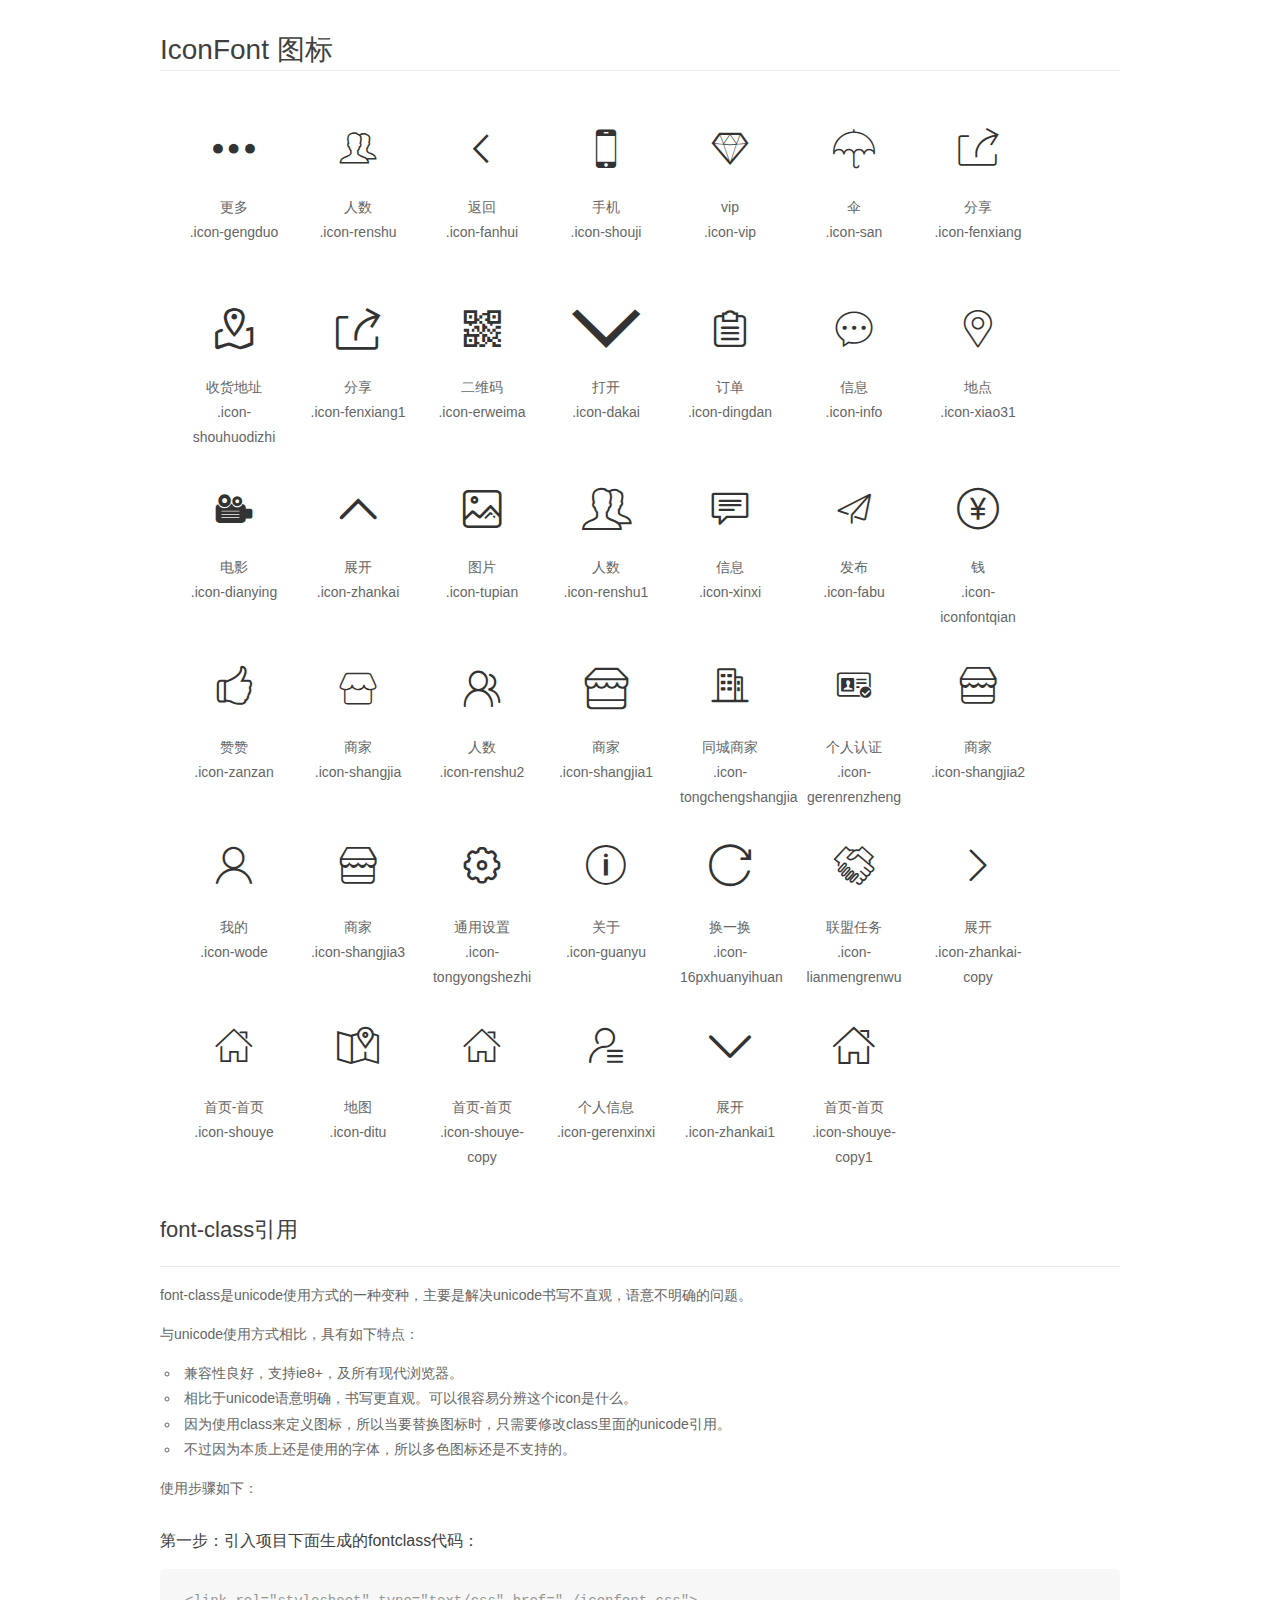
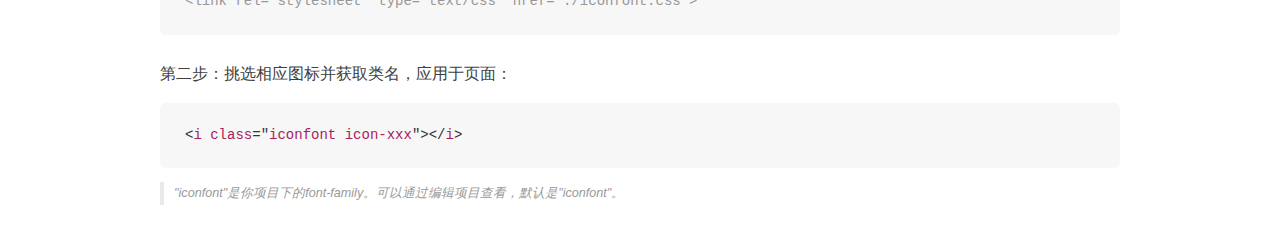
<file: 商场/font/demo_fontclass.html>
<!DOCTYPE html>
<html>
<head>
    <meta charset="utf-8"/>
    <title>IconFont</title>
    <link rel="stylesheet" href="demo.css">
    <link rel="stylesheet" href="iconfont.css">
</head>
<body>
    <div class="main markdown">
        <h1>IconFont 图标</h1>
        <ul class="icon_lists clear">
            
                <li>
                <i class="icon iconfont icon-gengduo"></i>
                    <div class="name">更多</div>
                    <div class="fontclass">.icon-gengduo</div>
                </li>
            
                <li>
                <i class="icon iconfont icon-renshu"></i>
                    <div class="name">人数</div>
                    <div class="fontclass">.icon-renshu</div>
                </li>
            
                <li>
                <i class="icon iconfont icon-fanhui"></i>
                    <div class="name">返回</div>
                    <div class="fontclass">.icon-fanhui</div>
                </li>
            
                <li>
                <i class="icon iconfont icon-shouji"></i>
                    <div class="name">手机</div>
                    <div class="fontclass">.icon-shouji</div>
                </li>
            
                <li>
                <i class="icon iconfont icon-vip"></i>
                    <div class="name">vip</div>
                    <div class="fontclass">.icon-vip</div>
                </li>
            
                <li>
                <i class="icon iconfont icon-san"></i>
                    <div class="name">伞</div>
                    <div class="fontclass">.icon-san</div>
                </li>
            
                <li>
                <i class="icon iconfont icon-fenxiang"></i>
                    <div class="name">分享</div>
                    <div class="fontclass">.icon-fenxiang</div>
                </li>
            
                <li>
                <i class="icon iconfont icon-shouhuodizhi"></i>
                    <div class="name">收货地址</div>
                    <div class="fontclass">.icon-shouhuodizhi</div>
                </li>
            
                <li>
                <i class="icon iconfont icon-fenxiang1"></i>
                    <div class="name">分享</div>
                    <div class="fontclass">.icon-fenxiang1</div>
                </li>
            
                <li>
                <i class="icon iconfont icon-erweima"></i>
                    <div class="name">二维码</div>
                    <div class="fontclass">.icon-erweima</div>
                </li>
            
                <li>
                <i class="icon iconfont icon-dakai"></i>
                    <div class="name">打开</div>
                    <div class="fontclass">.icon-dakai</div>
                </li>
            
                <li>
                <i class="icon iconfont icon-dingdan"></i>
                    <div class="name">订单</div>
                    <div class="fontclass">.icon-dingdan</div>
                </li>
            
                <li>
                <i class="icon iconfont icon-info"></i>
                    <div class="name">信息</div>
                    <div class="fontclass">.icon-info</div>
                </li>
            
                <li>
                <i class="icon iconfont icon-xiao31"></i>
                    <div class="name">地点</div>
                    <div class="fontclass">.icon-xiao31</div>
                </li>
            
                <li>
                <i class="icon iconfont icon-dianying"></i>
                    <div class="name">电影</div>
                    <div class="fontclass">.icon-dianying</div>
                </li>
            
                <li>
                <i class="icon iconfont icon-zhankai"></i>
                    <div class="name">展开</div>
                    <div class="fontclass">.icon-zhankai</div>
                </li>
            
                <li>
                <i class="icon iconfont icon-tupian"></i>
                    <div class="name">图片</div>
                    <div class="fontclass">.icon-tupian</div>
                </li>
            
                <li>
                <i class="icon iconfont icon-renshu1"></i>
                    <div class="name">人数</div>
                    <div class="fontclass">.icon-renshu1</div>
                </li>
            
                <li>
                <i class="icon iconfont icon-xinxi"></i>
                    <div class="name">信息</div>
                    <div class="fontclass">.icon-xinxi</div>
                </li>
            
                <li>
                <i class="icon iconfont icon-fabu"></i>
                    <div class="name">发布</div>
                    <div class="fontclass">.icon-fabu</div>
                </li>
            
                <li>
                <i class="icon iconfont icon-iconfontqian"></i>
                    <div class="name">钱</div>
                    <div class="fontclass">.icon-iconfontqian</div>
                </li>
            
                <li>
                <i class="icon iconfont icon-zanzan"></i>
                    <div class="name">赞赞</div>
                    <div class="fontclass">.icon-zanzan</div>
                </li>
            
                <li>
                <i class="icon iconfont icon-shangjia"></i>
                    <div class="name">商家</div>
                    <div class="fontclass">.icon-shangjia</div>
                </li>
            
                <li>
                <i class="icon iconfont icon-renshu2"></i>
                    <div class="name">人数</div>
                    <div class="fontclass">.icon-renshu2</div>
                </li>
            
                <li>
                <i class="icon iconfont icon-shangjia1"></i>
                    <div class="name">商家</div>
                    <div class="fontclass">.icon-shangjia1</div>
                </li>
            
                <li>
                <i class="icon iconfont icon-tongchengshangjia"></i>
                    <div class="name">同城商家</div>
                    <div class="fontclass">.icon-tongchengshangjia</div>
                </li>
            
                <li>
                <i class="icon iconfont icon-gerenrenzheng"></i>
                    <div class="name">个人认证</div>
                    <div class="fontclass">.icon-gerenrenzheng</div>
                </li>
            
                <li>
                <i class="icon iconfont icon-shangjia2"></i>
                    <div class="name">商家</div>
                    <div class="fontclass">.icon-shangjia2</div>
                </li>
            
                <li>
                <i class="icon iconfont icon-wode"></i>
                    <div class="name">我的</div>
                    <div class="fontclass">.icon-wode</div>
                </li>
            
                <li>
                <i class="icon iconfont icon-shangjia3"></i>
                    <div class="name">商家</div>
                    <div class="fontclass">.icon-shangjia3</div>
                </li>
            
                <li>
                <i class="icon iconfont icon-tongyongshezhi"></i>
                    <div class="name">通用设置</div>
                    <div class="fontclass">.icon-tongyongshezhi</div>
                </li>
            
                <li>
                <i class="icon iconfont icon-guanyu"></i>
                    <div class="name">关于</div>
                    <div class="fontclass">.icon-guanyu</div>
                </li>
            
                <li>
                <i class="icon iconfont icon-16pxhuanyihuan"></i>
                    <div class="name">换一换</div>
                    <div class="fontclass">.icon-16pxhuanyihuan</div>
                </li>
            
                <li>
                <i class="icon iconfont icon-lianmengrenwu"></i>
                    <div class="name">联盟任务</div>
                    <div class="fontclass">.icon-lianmengrenwu</div>
                </li>
            
                <li>
                <i class="icon iconfont icon-zhankai-copy"></i>
                    <div class="name">展开</div>
                    <div class="fontclass">.icon-zhankai-copy</div>
                </li>
            
                <li>
                <i class="icon iconfont icon-shouye"></i>
                    <div class="name">首页-首页</div>
                    <div class="fontclass">.icon-shouye</div>
                </li>
            
                <li>
                <i class="icon iconfont icon-ditu"></i>
                    <div class="name">地图</div>
                    <div class="fontclass">.icon-ditu</div>
                </li>
            
                <li>
                <i class="icon iconfont icon-shouye-copy"></i>
                    <div class="name">首页-首页</div>
                    <div class="fontclass">.icon-shouye-copy</div>
                </li>
            
                <li>
                <i class="icon iconfont icon-gerenxinxi"></i>
                    <div class="name">个人信息</div>
                    <div class="fontclass">.icon-gerenxinxi</div>
                </li>
            
                <li>
                <i class="icon iconfont icon-zhankai1"></i>
                    <div class="name">展开</div>
                    <div class="fontclass">.icon-zhankai1</div>
                </li>
            
                <li>
                <i class="icon iconfont icon-shouye-copy1"></i>
                    <div class="name">首页-首页</div>
                    <div class="fontclass">.icon-shouye-copy1</div>
                </li>
            
        </ul>

        <h2 id="font-class-">font-class引用</h2>
        <hr>

        <p>font-class是unicode使用方式的一种变种，主要是解决unicode书写不直观，语意不明确的问题。</p>
        <p>与unicode使用方式相比，具有如下特点：</p>
        <ul>
        <li>兼容性良好，支持ie8+，及所有现代浏览器。</li>
        <li>相比于unicode语意明确，书写更直观。可以很容易分辨这个icon是什么。</li>
        <li>因为使用class来定义图标，所以当要替换图标时，只需要修改class里面的unicode引用。</li>
        <li>不过因为本质上还是使用的字体，所以多色图标还是不支持的。</li>
        </ul>
        <p>使用步骤如下：</p>
        <h3 id="-fontclass-">第一步：引入项目下面生成的fontclass代码：</h3>


        <pre><code class="lang-js hljs javascript"><span class="hljs-comment">&lt;link rel="stylesheet" type="text/css" href="./iconfont.css"&gt;</span></code></pre>
        <h3 id="-">第二步：挑选相应图标并获取类名，应用于页面：</h3>
        <pre><code class="lang-css hljs">&lt;<span class="hljs-selector-tag">i</span> <span class="hljs-selector-tag">class</span>="<span class="hljs-selector-tag">iconfont</span> <span class="hljs-selector-tag">icon-xxx</span>"&gt;&lt;/<span class="hljs-selector-tag">i</span>&gt;</code></pre>
        <blockquote>
        <p>"iconfont"是你项目下的font-family。可以通过编辑项目查看，默认是"iconfont"。</p>
        </blockquote>
    </div>
</body>
</html>
</file>
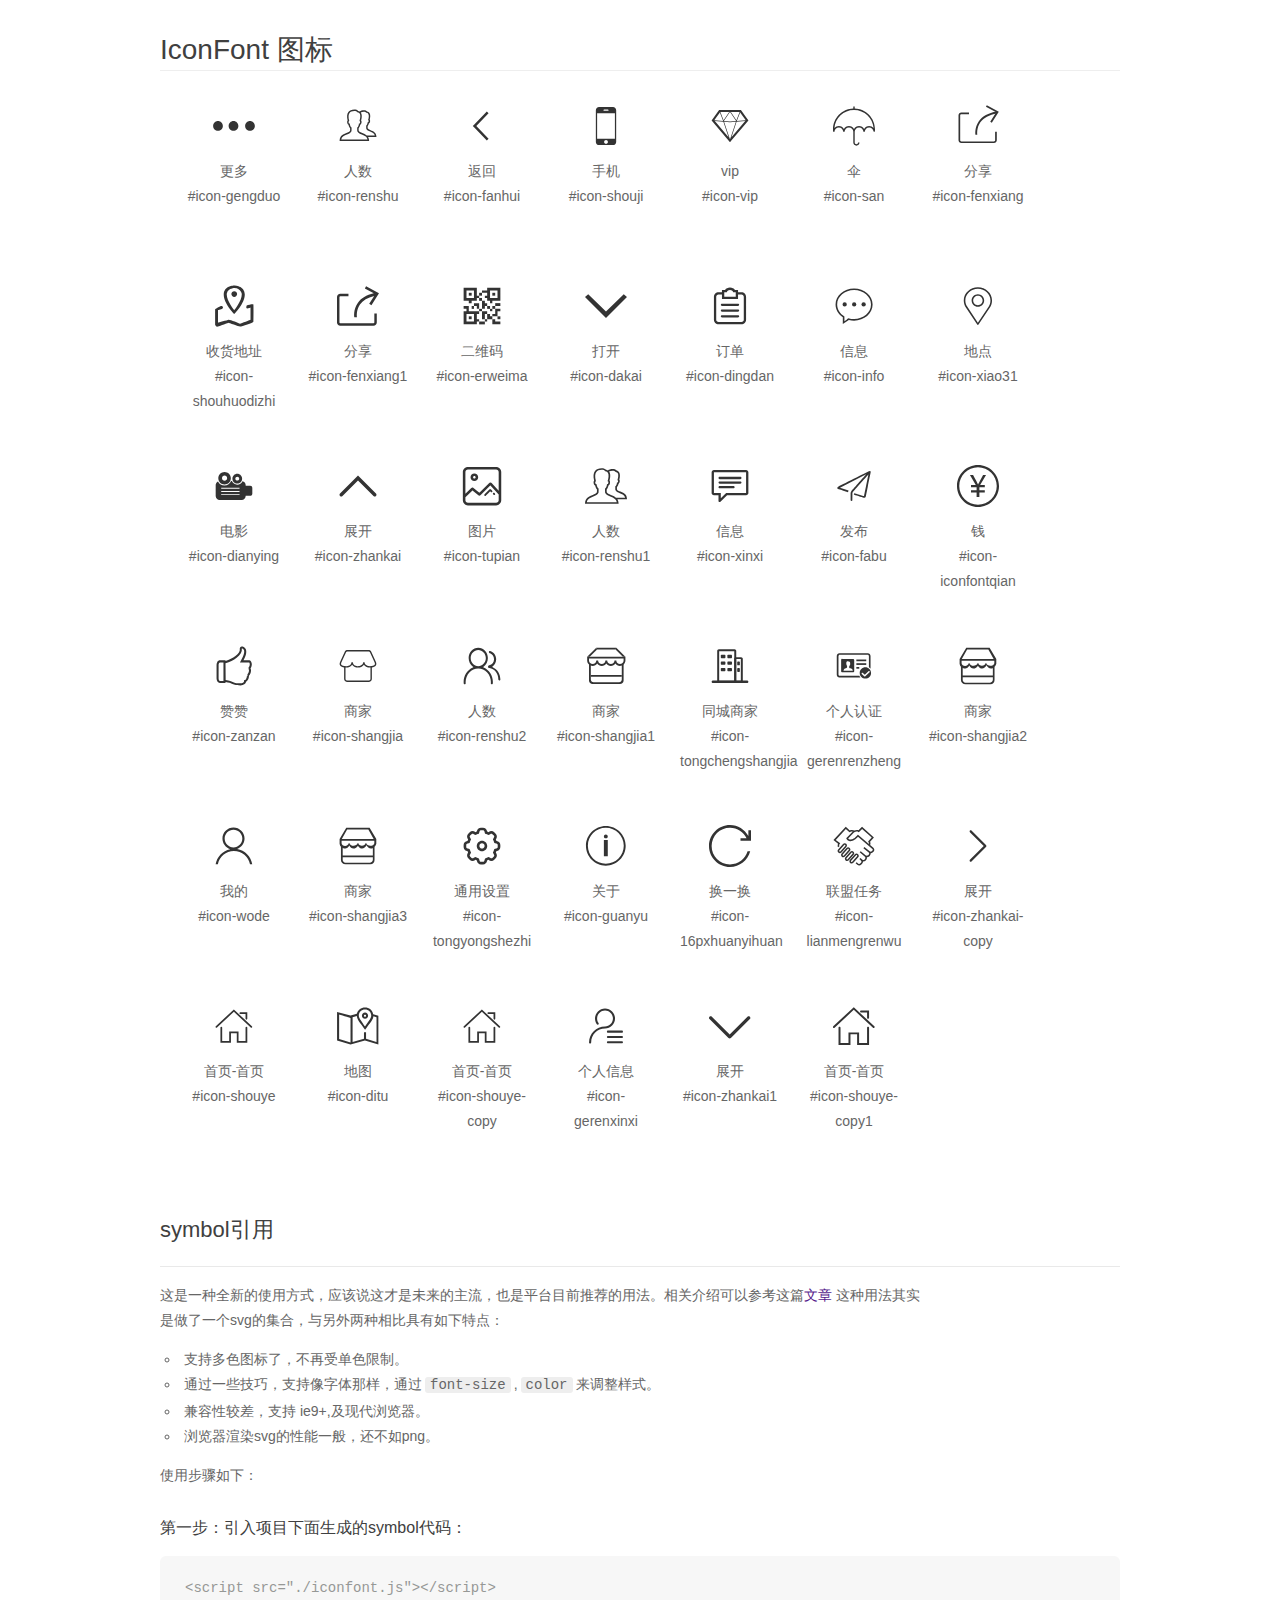
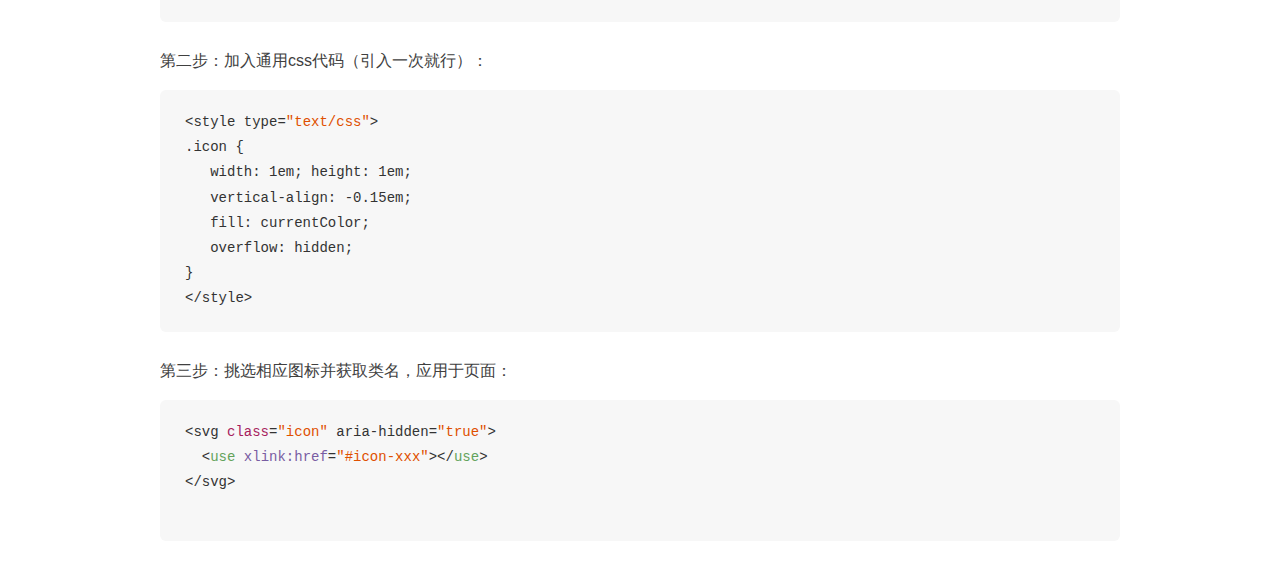
<file: 商场/font/demo_symbol.html>
<!DOCTYPE html>
<html>
<head>
    <meta charset="utf-8"/>
    <title>IconFont</title>
    <link rel="stylesheet" href="demo.css">
    <script src="iconfont.js"></script>

    <style type="text/css">
        .icon {
          /* 通过设置 font-size 来改变图标大小 */
          width: 1em; height: 1em;
          /* 图标和文字相邻时，垂直对齐 */
          vertical-align: -0.15em;
          /* 通过设置 color 来改变 SVG 的颜色/fill */
          fill: currentColor;
          /* path 和 stroke 溢出 viewBox 部分在 IE 下会显示
             normalize.css 中也包含这行 */
          overflow: hidden;
        }

    </style>
</head>
<body>
    <div class="main markdown">
        <h1>IconFont 图标</h1>
        <ul class="icon_lists clear">
            
                <li>
                    <svg class="icon" aria-hidden="true">
                        <use xlink:href="#icon-gengduo"></use>
                    </svg>
                    <div class="name">更多</div>
                    <div class="fontclass">#icon-gengduo</div>
                </li>
            
                <li>
                    <svg class="icon" aria-hidden="true">
                        <use xlink:href="#icon-renshu"></use>
                    </svg>
                    <div class="name">人数</div>
                    <div class="fontclass">#icon-renshu</div>
                </li>
            
                <li>
                    <svg class="icon" aria-hidden="true">
                        <use xlink:href="#icon-fanhui"></use>
                    </svg>
                    <div class="name">返回</div>
                    <div class="fontclass">#icon-fanhui</div>
                </li>
            
                <li>
                    <svg class="icon" aria-hidden="true">
                        <use xlink:href="#icon-shouji"></use>
                    </svg>
                    <div class="name">手机</div>
                    <div class="fontclass">#icon-shouji</div>
                </li>
            
                <li>
                    <svg class="icon" aria-hidden="true">
                        <use xlink:href="#icon-vip"></use>
                    </svg>
                    <div class="name">vip</div>
                    <div class="fontclass">#icon-vip</div>
                </li>
            
                <li>
                    <svg class="icon" aria-hidden="true">
                        <use xlink:href="#icon-san"></use>
                    </svg>
                    <div class="name">伞</div>
                    <div class="fontclass">#icon-san</div>
                </li>
            
                <li>
                    <svg class="icon" aria-hidden="true">
                        <use xlink:href="#icon-fenxiang"></use>
                    </svg>
                    <div class="name">分享</div>
                    <div class="fontclass">#icon-fenxiang</div>
                </li>
            
                <li>
                    <svg class="icon" aria-hidden="true">
                        <use xlink:href="#icon-shouhuodizhi"></use>
                    </svg>
                    <div class="name">收货地址</div>
                    <div class="fontclass">#icon-shouhuodizhi</div>
                </li>
            
                <li>
                    <svg class="icon" aria-hidden="true">
                        <use xlink:href="#icon-fenxiang1"></use>
                    </svg>
                    <div class="name">分享</div>
                    <div class="fontclass">#icon-fenxiang1</div>
                </li>
            
                <li>
                    <svg class="icon" aria-hidden="true">
                        <use xlink:href="#icon-erweima"></use>
                    </svg>
                    <div class="name">二维码</div>
                    <div class="fontclass">#icon-erweima</div>
                </li>
            
                <li>
                    <svg class="icon" aria-hidden="true">
                        <use xlink:href="#icon-dakai"></use>
                    </svg>
                    <div class="name">打开</div>
                    <div class="fontclass">#icon-dakai</div>
                </li>
            
                <li>
                    <svg class="icon" aria-hidden="true">
                        <use xlink:href="#icon-dingdan"></use>
                    </svg>
                    <div class="name">订单</div>
                    <div class="fontclass">#icon-dingdan</div>
                </li>
            
                <li>
                    <svg class="icon" aria-hidden="true">
                        <use xlink:href="#icon-info"></use>
                    </svg>
                    <div class="name">信息</div>
                    <div class="fontclass">#icon-info</div>
                </li>
            
                <li>
                    <svg class="icon" aria-hidden="true">
                        <use xlink:href="#icon-xiao31"></use>
                    </svg>
                    <div class="name">地点</div>
                    <div class="fontclass">#icon-xiao31</div>
                </li>
            
                <li>
                    <svg class="icon" aria-hidden="true">
                        <use xlink:href="#icon-dianying"></use>
                    </svg>
                    <div class="name">电影</div>
                    <div class="fontclass">#icon-dianying</div>
                </li>
            
                <li>
                    <svg class="icon" aria-hidden="true">
                        <use xlink:href="#icon-zhankai"></use>
                    </svg>
                    <div class="name">展开</div>
                    <div class="fontclass">#icon-zhankai</div>
                </li>
            
                <li>
                    <svg class="icon" aria-hidden="true">
                        <use xlink:href="#icon-tupian"></use>
                    </svg>
                    <div class="name">图片</div>
                    <div class="fontclass">#icon-tupian</div>
                </li>
            
                <li>
                    <svg class="icon" aria-hidden="true">
                        <use xlink:href="#icon-renshu1"></use>
                    </svg>
                    <div class="name">人数</div>
                    <div class="fontclass">#icon-renshu1</div>
                </li>
            
                <li>
                    <svg class="icon" aria-hidden="true">
                        <use xlink:href="#icon-xinxi"></use>
                    </svg>
                    <div class="name">信息</div>
                    <div class="fontclass">#icon-xinxi</div>
                </li>
            
                <li>
                    <svg class="icon" aria-hidden="true">
                        <use xlink:href="#icon-fabu"></use>
                    </svg>
                    <div class="name">发布</div>
                    <div class="fontclass">#icon-fabu</div>
                </li>
            
                <li>
                    <svg class="icon" aria-hidden="true">
                        <use xlink:href="#icon-iconfontqian"></use>
                    </svg>
                    <div class="name">钱</div>
                    <div class="fontclass">#icon-iconfontqian</div>
                </li>
            
                <li>
                    <svg class="icon" aria-hidden="true">
                        <use xlink:href="#icon-zanzan"></use>
                    </svg>
                    <div class="name">赞赞</div>
                    <div class="fontclass">#icon-zanzan</div>
                </li>
            
                <li>
                    <svg class="icon" aria-hidden="true">
                        <use xlink:href="#icon-shangjia"></use>
                    </svg>
                    <div class="name">商家</div>
                    <div class="fontclass">#icon-shangjia</div>
                </li>
            
                <li>
                    <svg class="icon" aria-hidden="true">
                        <use xlink:href="#icon-renshu2"></use>
                    </svg>
                    <div class="name">人数</div>
                    <div class="fontclass">#icon-renshu2</div>
                </li>
            
                <li>
                    <svg class="icon" aria-hidden="true">
                        <use xlink:href="#icon-shangjia1"></use>
                    </svg>
                    <div class="name">商家</div>
                    <div class="fontclass">#icon-shangjia1</div>
                </li>
            
                <li>
                    <svg class="icon" aria-hidden="true">
                        <use xlink:href="#icon-tongchengshangjia"></use>
                    </svg>
                    <div class="name">同城商家</div>
                    <div class="fontclass">#icon-tongchengshangjia</div>
                </li>
            
                <li>
                    <svg class="icon" aria-hidden="true">
                        <use xlink:href="#icon-gerenrenzheng"></use>
                    </svg>
                    <div class="name">个人认证</div>
                    <div class="fontclass">#icon-gerenrenzheng</div>
                </li>
            
                <li>
                    <svg class="icon" aria-hidden="true">
                        <use xlink:href="#icon-shangjia2"></use>
                    </svg>
                    <div class="name">商家</div>
                    <div class="fontclass">#icon-shangjia2</div>
                </li>
            
                <li>
                    <svg class="icon" aria-hidden="true">
                        <use xlink:href="#icon-wode"></use>
                    </svg>
                    <div class="name">我的</div>
                    <div class="fontclass">#icon-wode</div>
                </li>
            
                <li>
                    <svg class="icon" aria-hidden="true">
                        <use xlink:href="#icon-shangjia3"></use>
                    </svg>
                    <div class="name">商家</div>
                    <div class="fontclass">#icon-shangjia3</div>
                </li>
            
                <li>
                    <svg class="icon" aria-hidden="true">
                        <use xlink:href="#icon-tongyongshezhi"></use>
                    </svg>
                    <div class="name">通用设置</div>
                    <div class="fontclass">#icon-tongyongshezhi</div>
                </li>
            
                <li>
                    <svg class="icon" aria-hidden="true">
                        <use xlink:href="#icon-guanyu"></use>
                    </svg>
                    <div class="name">关于</div>
                    <div class="fontclass">#icon-guanyu</div>
                </li>
            
                <li>
                    <svg class="icon" aria-hidden="true">
                        <use xlink:href="#icon-16pxhuanyihuan"></use>
                    </svg>
                    <div class="name">换一换</div>
                    <div class="fontclass">#icon-16pxhuanyihuan</div>
                </li>
            
                <li>
                    <svg class="icon" aria-hidden="true">
                        <use xlink:href="#icon-lianmengrenwu"></use>
                    </svg>
                    <div class="name">联盟任务</div>
                    <div class="fontclass">#icon-lianmengrenwu</div>
                </li>
            
                <li>
                    <svg class="icon" aria-hidden="true">
                        <use xlink:href="#icon-zhankai-copy"></use>
                    </svg>
                    <div class="name">展开</div>
                    <div class="fontclass">#icon-zhankai-copy</div>
                </li>
            
                <li>
                    <svg class="icon" aria-hidden="true">
                        <use xlink:href="#icon-shouye"></use>
                    </svg>
                    <div class="name">首页-首页</div>
                    <div class="fontclass">#icon-shouye</div>
                </li>
            
                <li>
                    <svg class="icon" aria-hidden="true">
                        <use xlink:href="#icon-ditu"></use>
                    </svg>
                    <div class="name">地图</div>
                    <div class="fontclass">#icon-ditu</div>
                </li>
            
                <li>
                    <svg class="icon" aria-hidden="true">
                        <use xlink:href="#icon-shouye-copy"></use>
                    </svg>
                    <div class="name">首页-首页</div>
                    <div class="fontclass">#icon-shouye-copy</div>
                </li>
            
                <li>
                    <svg class="icon" aria-hidden="true">
                        <use xlink:href="#icon-gerenxinxi"></use>
                    </svg>
                    <div class="name">个人信息</div>
                    <div class="fontclass">#icon-gerenxinxi</div>
                </li>
            
                <li>
                    <svg class="icon" aria-hidden="true">
                        <use xlink:href="#icon-zhankai1"></use>
                    </svg>
                    <div class="name">展开</div>
                    <div class="fontclass">#icon-zhankai1</div>
                </li>
            
                <li>
                    <svg class="icon" aria-hidden="true">
                        <use xlink:href="#icon-shouye-copy1"></use>
                    </svg>
                    <div class="name">首页-首页</div>
                    <div class="fontclass">#icon-shouye-copy1</div>
                </li>
            
        </ul>


        <h2 id="symbol-">symbol引用</h2>
        <hr>

        <p>这是一种全新的使用方式，应该说这才是未来的主流，也是平台目前推荐的用法。相关介绍可以参考这篇<a href="">文章</a>
        这种用法其实是做了一个svg的集合，与另外两种相比具有如下特点：</p>
        <ul>
          <li>支持多色图标了，不再受单色限制。</li>
          <li>通过一些技巧，支持像字体那样，通过<code>font-size</code>,<code>color</code>来调整样式。</li>
          <li>兼容性较差，支持 ie9+,及现代浏览器。</li>
          <li>浏览器渲染svg的性能一般，还不如png。</li>
        </ul>
        <p>使用步骤如下：</p>
        <h3 id="-symbol-">第一步：引入项目下面生成的symbol代码：</h3>
        <pre><code class="lang-js hljs javascript"><span class="hljs-comment">&lt;script src="./iconfont.js"&gt;&lt;/script&gt;</span></code></pre>
        <h3 id="-css-">第二步：加入通用css代码（引入一次就行）：</h3>
        <pre><code class="lang-js hljs javascript">&lt;style type=<span class="hljs-string">"text/css"</span>&gt;
.icon {
   width: <span class="hljs-number">1</span>em; height: <span class="hljs-number">1</span>em;
   vertical-align: <span class="hljs-number">-0.15</span>em;
   fill: currentColor;
   overflow: hidden;
}
&lt;<span class="hljs-regexp">/style&gt;</span></code></pre>
        <h3 id="-">第三步：挑选相应图标并获取类名，应用于页面：</h3>
        <pre><code class="lang-js hljs javascript">&lt;svg <span class="hljs-class"><span class="hljs-keyword">class</span></span>=<span class="hljs-string">"icon"</span> aria-hidden=<span class="hljs-string">"true"</span>&gt;<span class="xml"><span class="hljs-tag">
  &lt;<span class="hljs-name">use</span> <span class="hljs-attr">xlink:href</span>=<span class="hljs-string">"#icon-xxx"</span>&gt;</span><span class="hljs-tag">&lt;/<span class="hljs-name">use</span>&gt;</span>
</span>&lt;<span class="hljs-regexp">/svg&gt;
        </span></code></pre>
    </div>
</body>
</html>
</file>
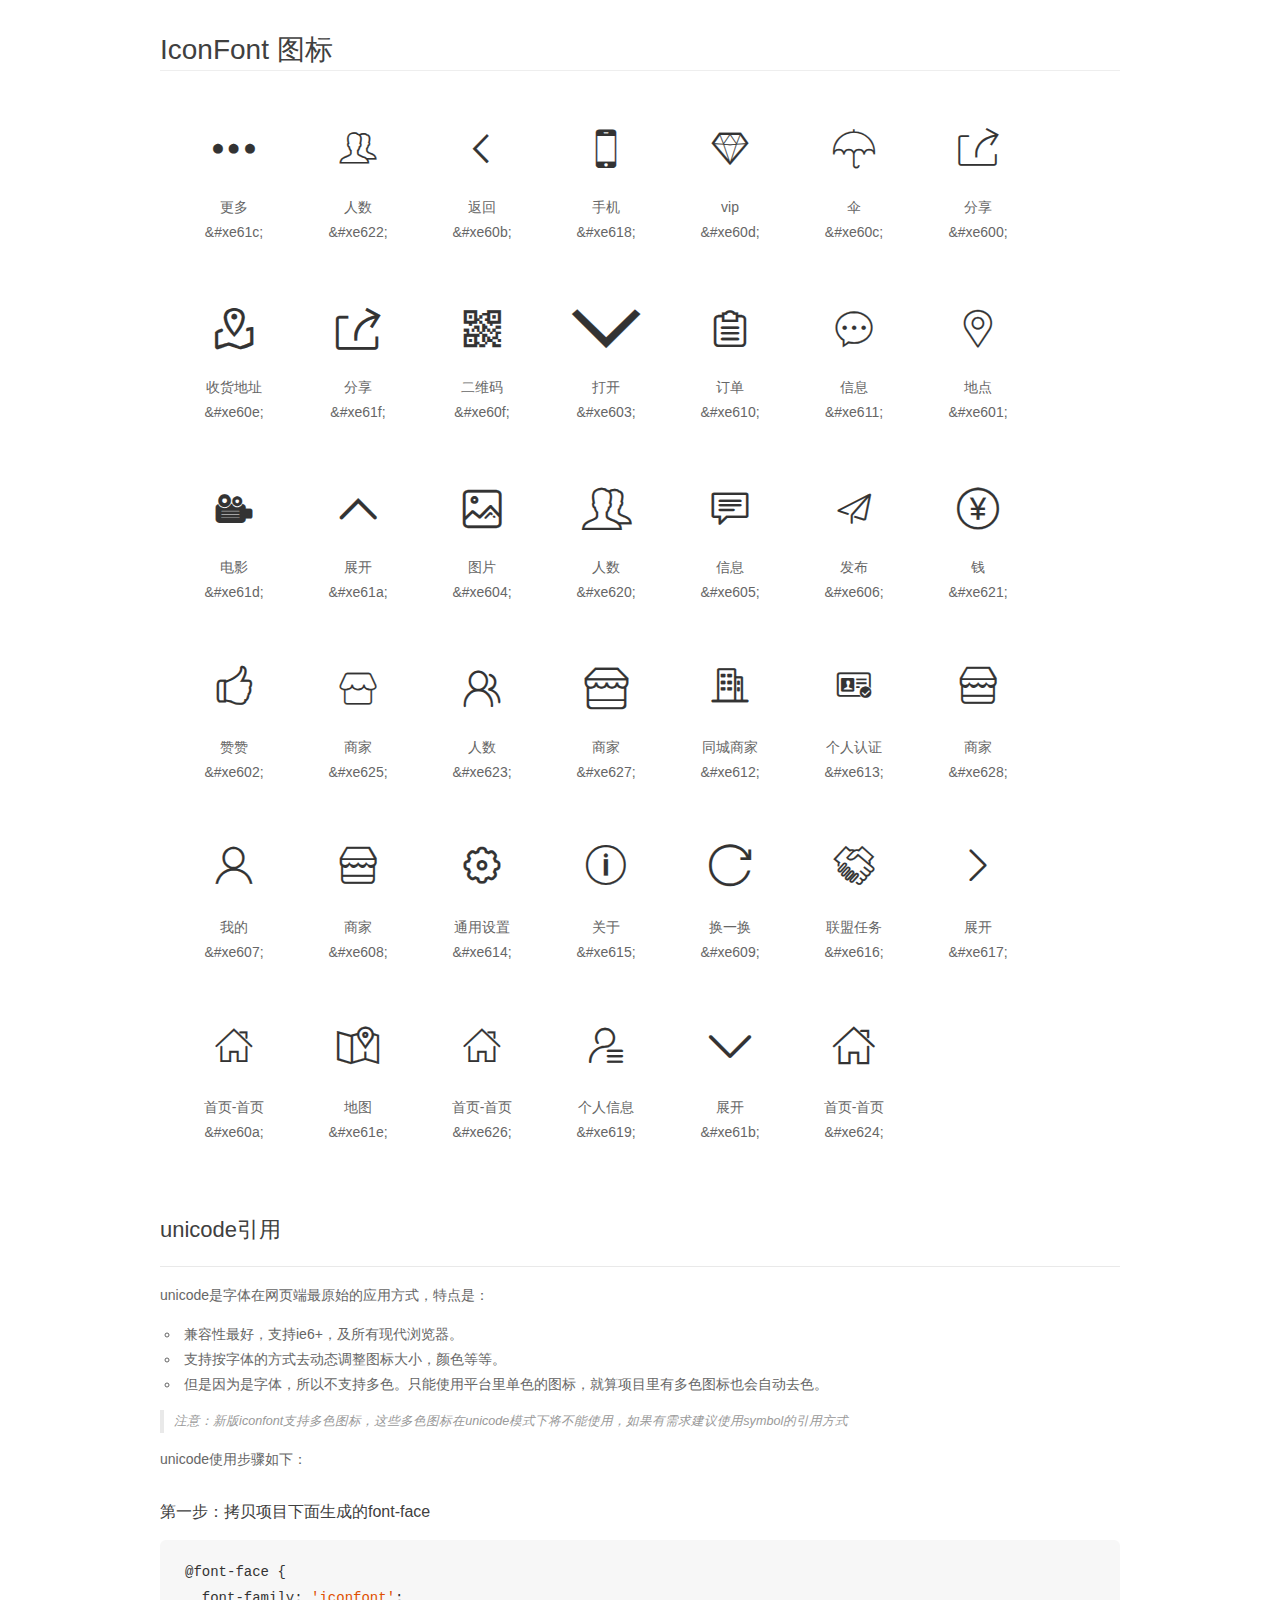
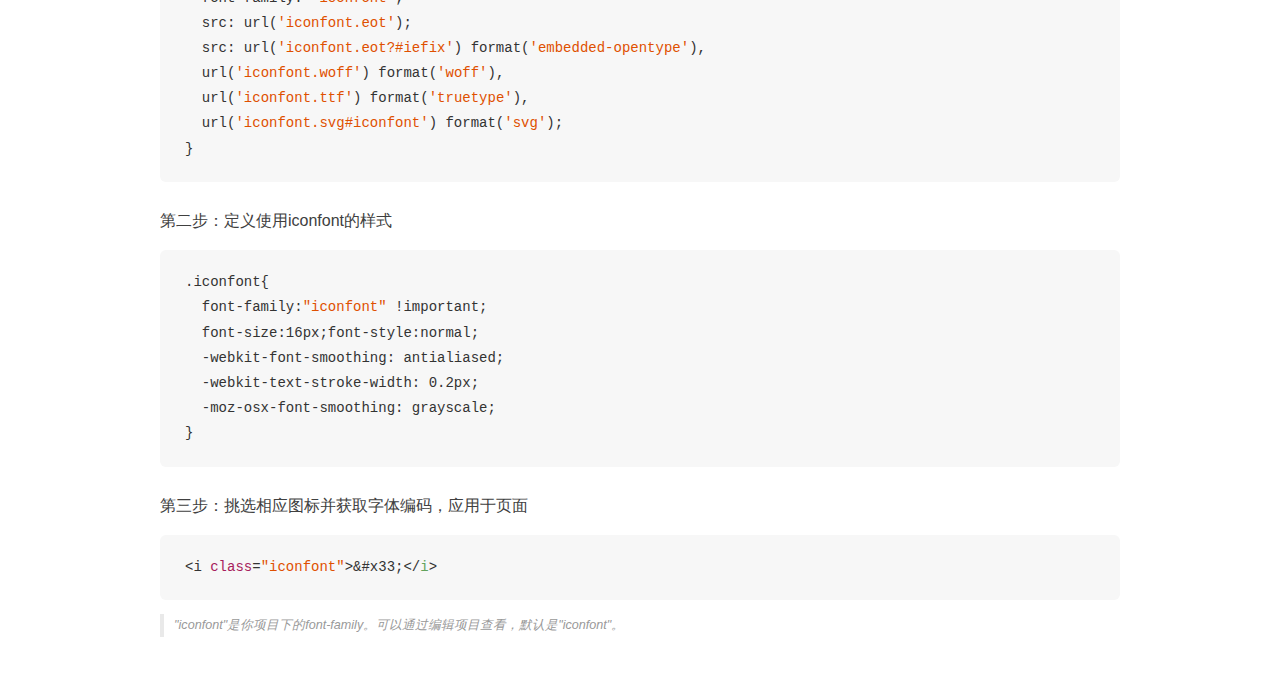
<file: 商场/font/demo_unicode.html>
<!DOCTYPE html>
<html>
<head>
    <meta charset="utf-8"/>
    <title>IconFont</title>
    <link rel="stylesheet" href="demo.css">

    <style type="text/css">

        @font-face {font-family: "iconfont";
          src: url('iconfont.eot'); /* IE9*/
          src: url('iconfont.eot#iefix') format('embedded-opentype'), /* IE6-IE8 */
          url('iconfont.woff') format('woff'), /* chrome, firefox */
          url('iconfont.ttf') format('truetype'), /* chrome, firefox, opera, Safari, Android, iOS 4.2+*/
          url('iconfont.svg#iconfont') format('svg'); /* iOS 4.1- */
        }

        .iconfont {
          font-family:"iconfont" !important;
          font-size:16px;
          font-style:normal;
          -webkit-font-smoothing: antialiased;
          -webkit-text-stroke-width: 0.2px;
          -moz-osx-font-smoothing: grayscale;
        }

    </style>
</head>
<body>
    <div class="main markdown">
        <h1>IconFont 图标</h1>
        <ul class="icon_lists clear">
            
                <li>
                <i class="icon iconfont">&#xe61c;</i>
                    <div class="name">更多</div>
                    <div class="code">&amp;#xe61c;</div>
                </li>
            
                <li>
                <i class="icon iconfont">&#xe622;</i>
                    <div class="name">人数</div>
                    <div class="code">&amp;#xe622;</div>
                </li>
            
                <li>
                <i class="icon iconfont">&#xe60b;</i>
                    <div class="name">返回</div>
                    <div class="code">&amp;#xe60b;</div>
                </li>
            
                <li>
                <i class="icon iconfont">&#xe618;</i>
                    <div class="name">手机</div>
                    <div class="code">&amp;#xe618;</div>
                </li>
            
                <li>
                <i class="icon iconfont">&#xe60d;</i>
                    <div class="name">vip</div>
                    <div class="code">&amp;#xe60d;</div>
                </li>
            
                <li>
                <i class="icon iconfont">&#xe60c;</i>
                    <div class="name">伞</div>
                    <div class="code">&amp;#xe60c;</div>
                </li>
            
                <li>
                <i class="icon iconfont">&#xe600;</i>
                    <div class="name">分享</div>
                    <div class="code">&amp;#xe600;</div>
                </li>
            
                <li>
                <i class="icon iconfont">&#xe60e;</i>
                    <div class="name">收货地址</div>
                    <div class="code">&amp;#xe60e;</div>
                </li>
            
                <li>
                <i class="icon iconfont">&#xe61f;</i>
                    <div class="name">分享</div>
                    <div class="code">&amp;#xe61f;</div>
                </li>
            
                <li>
                <i class="icon iconfont">&#xe60f;</i>
                    <div class="name">二维码</div>
                    <div class="code">&amp;#xe60f;</div>
                </li>
            
                <li>
                <i class="icon iconfont">&#xe603;</i>
                    <div class="name">打开</div>
                    <div class="code">&amp;#xe603;</div>
                </li>
            
                <li>
                <i class="icon iconfont">&#xe610;</i>
                    <div class="name">订单</div>
                    <div class="code">&amp;#xe610;</div>
                </li>
            
                <li>
                <i class="icon iconfont">&#xe611;</i>
                    <div class="name">信息</div>
                    <div class="code">&amp;#xe611;</div>
                </li>
            
                <li>
                <i class="icon iconfont">&#xe601;</i>
                    <div class="name">地点</div>
                    <div class="code">&amp;#xe601;</div>
                </li>
            
                <li>
                <i class="icon iconfont">&#xe61d;</i>
                    <div class="name">电影</div>
                    <div class="code">&amp;#xe61d;</div>
                </li>
            
                <li>
                <i class="icon iconfont">&#xe61a;</i>
                    <div class="name">展开</div>
                    <div class="code">&amp;#xe61a;</div>
                </li>
            
                <li>
                <i class="icon iconfont">&#xe604;</i>
                    <div class="name">图片</div>
                    <div class="code">&amp;#xe604;</div>
                </li>
            
                <li>
                <i class="icon iconfont">&#xe620;</i>
                    <div class="name">人数</div>
                    <div class="code">&amp;#xe620;</div>
                </li>
            
                <li>
                <i class="icon iconfont">&#xe605;</i>
                    <div class="name">信息</div>
                    <div class="code">&amp;#xe605;</div>
                </li>
            
                <li>
                <i class="icon iconfont">&#xe606;</i>
                    <div class="name">发布</div>
                    <div class="code">&amp;#xe606;</div>
                </li>
            
                <li>
                <i class="icon iconfont">&#xe621;</i>
                    <div class="name">钱</div>
                    <div class="code">&amp;#xe621;</div>
                </li>
            
                <li>
                <i class="icon iconfont">&#xe602;</i>
                    <div class="name">赞赞</div>
                    <div class="code">&amp;#xe602;</div>
                </li>
            
                <li>
                <i class="icon iconfont">&#xe625;</i>
                    <div class="name">商家</div>
                    <div class="code">&amp;#xe625;</div>
                </li>
            
                <li>
                <i class="icon iconfont">&#xe623;</i>
                    <div class="name">人数</div>
                    <div class="code">&amp;#xe623;</div>
                </li>
            
                <li>
                <i class="icon iconfont">&#xe627;</i>
                    <div class="name">商家</div>
                    <div class="code">&amp;#xe627;</div>
                </li>
            
                <li>
                <i class="icon iconfont">&#xe612;</i>
                    <div class="name">同城商家</div>
                    <div class="code">&amp;#xe612;</div>
                </li>
            
                <li>
                <i class="icon iconfont">&#xe613;</i>
                    <div class="name">个人认证</div>
                    <div class="code">&amp;#xe613;</div>
                </li>
            
                <li>
                <i class="icon iconfont">&#xe628;</i>
                    <div class="name">商家</div>
                    <div class="code">&amp;#xe628;</div>
                </li>
            
                <li>
                <i class="icon iconfont">&#xe607;</i>
                    <div class="name">我的</div>
                    <div class="code">&amp;#xe607;</div>
                </li>
            
                <li>
                <i class="icon iconfont">&#xe608;</i>
                    <div class="name">商家</div>
                    <div class="code">&amp;#xe608;</div>
                </li>
            
                <li>
                <i class="icon iconfont">&#xe614;</i>
                    <div class="name">通用设置</div>
                    <div class="code">&amp;#xe614;</div>
                </li>
            
                <li>
                <i class="icon iconfont">&#xe615;</i>
                    <div class="name">关于</div>
                    <div class="code">&amp;#xe615;</div>
                </li>
            
                <li>
                <i class="icon iconfont">&#xe609;</i>
                    <div class="name">换一换</div>
                    <div class="code">&amp;#xe609;</div>
                </li>
            
                <li>
                <i class="icon iconfont">&#xe616;</i>
                    <div class="name">联盟任务</div>
                    <div class="code">&amp;#xe616;</div>
                </li>
            
                <li>
                <i class="icon iconfont">&#xe617;</i>
                    <div class="name">展开</div>
                    <div class="code">&amp;#xe617;</div>
                </li>
            
                <li>
                <i class="icon iconfont">&#xe60a;</i>
                    <div class="name">首页-首页</div>
                    <div class="code">&amp;#xe60a;</div>
                </li>
            
                <li>
                <i class="icon iconfont">&#xe61e;</i>
                    <div class="name">地图</div>
                    <div class="code">&amp;#xe61e;</div>
                </li>
            
                <li>
                <i class="icon iconfont">&#xe626;</i>
                    <div class="name">首页-首页</div>
                    <div class="code">&amp;#xe626;</div>
                </li>
            
                <li>
                <i class="icon iconfont">&#xe619;</i>
                    <div class="name">个人信息</div>
                    <div class="code">&amp;#xe619;</div>
                </li>
            
                <li>
                <i class="icon iconfont">&#xe61b;</i>
                    <div class="name">展开</div>
                    <div class="code">&amp;#xe61b;</div>
                </li>
            
                <li>
                <i class="icon iconfont">&#xe624;</i>
                    <div class="name">首页-首页</div>
                    <div class="code">&amp;#xe624;</div>
                </li>
            
        </ul>
        <h2 id="unicode-">unicode引用</h2>
        <hr>

        <p>unicode是字体在网页端最原始的应用方式，特点是：</p>
        <ul>
        <li>兼容性最好，支持ie6+，及所有现代浏览器。</li>
        <li>支持按字体的方式去动态调整图标大小，颜色等等。</li>
        <li>但是因为是字体，所以不支持多色。只能使用平台里单色的图标，就算项目里有多色图标也会自动去色。</li>
        </ul>
        <blockquote>
        <p>注意：新版iconfont支持多色图标，这些多色图标在unicode模式下将不能使用，如果有需求建议使用symbol的引用方式</p>
        </blockquote>
        <p>unicode使用步骤如下：</p>
        <h3 id="-font-face">第一步：拷贝项目下面生成的font-face</h3>
        <pre><code class="lang-js hljs javascript">@font-face {
  font-family: <span class="hljs-string">'iconfont'</span>;
  src: url(<span class="hljs-string">'iconfont.eot'</span>);
  src: url(<span class="hljs-string">'iconfont.eot?#iefix'</span>) format(<span class="hljs-string">'embedded-opentype'</span>),
  url(<span class="hljs-string">'iconfont.woff'</span>) format(<span class="hljs-string">'woff'</span>),
  url(<span class="hljs-string">'iconfont.ttf'</span>) format(<span class="hljs-string">'truetype'</span>),
  url(<span class="hljs-string">'iconfont.svg#iconfont'</span>) format(<span class="hljs-string">'svg'</span>);
}
</code></pre>
        <h3 id="-iconfont-">第二步：定义使用iconfont的样式</h3>
        <pre><code class="lang-js hljs javascript">.iconfont{
  font-family:<span class="hljs-string">"iconfont"</span> !important;
  font-size:<span class="hljs-number">16</span>px;font-style:normal;
  -webkit-font-smoothing: antialiased;
  -webkit-text-stroke-width: <span class="hljs-number">0.2</span>px;
  -moz-osx-font-smoothing: grayscale;
}
</code></pre>
        <h3 id="-">第三步：挑选相应图标并获取字体编码，应用于页面</h3>
        <pre><code class="lang-js hljs javascript">&lt;i <span class="hljs-class"><span class="hljs-keyword">class</span></span>=<span class="hljs-string">"iconfont"</span>&gt;&amp;#x33;<span class="xml"><span class="hljs-tag">&lt;/<span class="hljs-name">i</span>&gt;</span></span></code></pre>

        <blockquote>
        <p>"iconfont"是你项目下的font-family。可以通过编辑项目查看，默认是"iconfont"。</p>
        </blockquote>
    </div>


</body>
</html>
</file>
<file: 商场/css/base.css>
html,body,div,form,input,a,ol,ul,li,p,span,img{
    padding:0;
    margin:0;
    box-sizing: border-box;
    /* 清除移动端默认背景色 */
    -webkit-tap-highlight-color: transparent;
    list-style-type: none;
    text-decoration: none;
}
a,a:hover{
    color:#ccc;
}
.f-left{
    float: left;
}
.f-right{
    float:right;
}
input{
    outline: none;
    border:none;
    border:1px solid #ccc;
}
.clearfix:before,
.clearfix:after{
    content:"";
    display: block;
    height:0;
    line-height:0;
    clear: both;
    visibility: hidden;
}
</file>
<file: 商场/css/index.css>
html,body{
    width:100%;
    height:100%;
}
.all {
    width:100%;
    height:100%;
    margin: 0 auto;
    max-width: 640px;
    min-width: 320px;
    display: flex;
    flex-direction: column;
}
.top {
    width:100%;
    height:40px;
    background: red;
    position: fixed;
    line-height: 40px;
    z-index: 999;
}
.top p{
    text-align: center;
    color: white;
    font-size: 22px;
}
.top span::before{
    font-family: "iconfont";
	content:"\e60b";
    position: absolute;
    display: block;
    color:white;
    padding-left: 20px;
    font-size: 24px;
    font-weight: bold;
}
.banner{
    width:100%;
    display: block;
    position: relative;   
}
.banner> .bannerImg{
    width:100%;
    display: block;
    position:relative;
}
.banner>.bannerImg >img{
    width:100%;
    display: block;
}
.banner>.picture{
    width:25%;
    display: block;
    position: absolute;
    left:10%;
    top:44%;
}
.banner>.picture a{
    width:100%;
    display: block;
}
.banner>.picture> a img{
    width:100%;
    display: block;
}
.banner >p {
    position: absolute;
    display: block;
    left:40%;
    top:46%;
    color:#FFFFFF;
    font-size:16px;
}
.banner> .phone{
    position: absolute;
    width:100%;
    display: block;
    left:40%;
    top:70%;
}
.banner>.phone span{
    position: relative;
    display:block;
    background: red !important;
    border-radius: 5px;
    margin-left: 10px;
    float: left;
    
}

.banner i::before{
    font-family: "iconfont";
    content:"\e617";
    position: absolute;
    display: block;
    color:white;
    right:6%;
    top:50%;
    transform: translateY(50%);
    font-size: 24px;
    font-weight: bold;
    font-style: normal;
}
.logo{
    width:100%;
    position: relative;
    display: block;
    background: #72A7A9 !important;
    text-align: center;
}
.logo div{
    width:33.33%;
    float: left; 
}
.logo >div>p{
    padding:5px 0;
    color:white;
}
.logo div:nth-child(2){
    border-left:1px solid #FFFFFF;
    border-right:1px solid #fff;
}
.content{
    width:100%;
    text-align: center;
    overflow: auto;
}
.content li{
    padding:5px;
    width:25%;
    float: left;
}
.content li  img{
    width:100%;
    display: block;
}
.picture{
    width:100%;
}
.picture img{
    width:100%;
    display: block;
}
.footer{
    position: fixed;
    text-align: center;
    width:100%;
    bottom:0;
    background: purple;
}
.footer li{
    width:25%;
    float: left;
}
.footer li span{
    font-size: 24px;
    /* color:red; */
}
</file>
<file: 商场/font/iconfont.css>
@font-face {font-family: "iconfont";
  src: url('iconfont.eot?t=1503653612050'); /* IE9*/
  src: url('iconfont.eot?t=1503653612050#iefix') format('embedded-opentype'), /* IE6-IE8 */
  url('iconfont.woff?t=1503653612050') format('woff'), /* chrome, firefox */
  url('iconfont.ttf?t=1503653612050') format('truetype'), /* chrome, firefox, opera, Safari, Android, iOS 4.2+*/
  url('iconfont.svg?t=1503653612050#iconfont') format('svg'); /* iOS 4.1- */
}

.iconfont {
  font-family:"iconfont" !important;
  font-size:16px;
  font-style:normal;
  -webkit-font-smoothing: antialiased;
  -moz-osx-font-smoothing: grayscale;
}

.icon-gengduo:before { content: "\e61c"; }

.icon-renshu:before { content: "\e622"; }

.icon-fanhui:before { content: "\e60b"; }

.icon-shouji:before { content: "\e618"; }

.icon-vip:before { content: "\e60d"; }

.icon-san:before { content: "\e60c"; }

.icon-fenxiang:before { content: "\e600"; }

.icon-shouhuodizhi:before { content: "\e60e"; }

.icon-fenxiang1:before { content: "\e61f"; }

.icon-erweima:before { content: "\e60f"; }

.icon-dakai:before { content: "\e603"; }

.icon-dingdan:before { content: "\e610"; }

.icon-info:before { content: "\e611"; }

.icon-xiao31:before { content: "\e601"; }

.icon-dianying:before { content: "\e61d"; }

.icon-zhankai:before { content: "\e61a"; }

.icon-tupian:before { content: "\e604"; }

.icon-renshu1:before { content: "\e620"; }

.icon-xinxi:before { content: "\e605"; }

.icon-fabu:before { content: "\e606"; }

.icon-iconfontqian:before { content: "\e621"; }

.icon-zanzan:before { content: "\e602"; }

.icon-shangjia:before { content: "\e625"; }

.icon-renshu2:before { content: "\e623"; }

.icon-shangjia1:before { content: "\e627"; }

.icon-tongchengshangjia:before { content: "\e612"; }

.icon-gerenrenzheng:before { content: "\e613"; }

.icon-shangjia2:before { content: "\e628"; }

.icon-wode:before { content: "\e607"; }

.icon-shangjia3:before { content: "\e608"; }

.icon-tongyongshezhi:before { content: "\e614"; }

.icon-guanyu:before { content: "\e615"; }

.icon-16pxhuanyihuan:before { content: "\e609"; }

.icon-lianmengrenwu:before { content: "\e616"; }

.icon-zhankai-copy:before { content: "\e617"; }

.icon-shouye:before { content: "\e60a"; }

.icon-ditu:before { content: "\e61e"; }

.icon-shouye-copy:before { content: "\e626"; }

.icon-gerenxinxi:before { content: "\e619"; }

.icon-zhankai1:before { content: "\e61b"; }

.icon-shouye-copy1:before { content: "\e624"; }
</file>
<file: pengkai/fonts/iconfont.css>
@font-face {font-family: "iconfont";
  src: url('iconfont.eot?t=1477879125896'); /* IE9*/
  src: url('iconfont.eot?t=1477879125896#iefix') format('embedded-opentype'), /* IE6-IE8 */
  url('iconfont.woff?t=1477879125896') format('woff'), /* chrome, firefox */
  url('iconfont.ttf?t=1477879125896') format('truetype'), /* chrome, firefox, opera, Safari, Android, iOS 4.2+*/
  url('iconfont.svg?t=1477879125896#iconfont') format('svg'); /* iOS 4.1- */
}

.iconfont {
  font-family:"iconfont" !important;
  font-size:16px;
  font-style:normal;
  -webkit-font-smoothing: antialiased;
  -webkit-text-stroke-width: 0.2px;
  -moz-osx-font-smoothing: grayscale;
}

.icon-mima:before { content: "\e601"; }

.icon-sousuo:before { content: "\e66a"; }

.icon-yonghu:before { content: "\e600"; }

.icon-shouye:before { content: "\e605"; }

.icon-caidan:before { content: "\e604"; }

.icon-26:before { content: "\e606"; }

.icon-rili-copy:before { content: "\e608"; }

.icon-xiaoxi:before { content: "\e607"; }

.icon-fanhui:before { content: "\e603"; }
</file>
<file: pengkai/less/base.css>
html,body,div,p,ul,li,a,form,input,ol,img,h1,h2,h3,h4,h5,h6{
   padding: 0;
   margin:0;
   box-sizing: border-box;
   -webkit-tap-highlight-color:transparent;
   text-decoration: none;
   list-style-type: none;
}
a,a:hover{
    color:#ccc;
}
.f_left{
    float: left;
}
.f_right{
    float:right;
}
input{
    /* 清除边框默认阴影 */
    outline: none;
    /* 去除边框 */
    border:none;
    /* 添加边框 */
    border:1px solid #ccc;
}
  /* 清除浮动 */
  .clearfix::before,
  .clearfix::after{
    content: "";
    display: block;
    height: 0;
    line-height: 0px;
    clear: both;
    visibility: hidden;
}
</file>
<file: pengkai/less/youth.css>
html,
body {
  width: 100%;
  height: 100%;
}
.all {
  width: 100%;
  height: 100%;
  max-width: 640px;
  min-width: 320px;
  display: flex;
  flex-direction: column;
}
.all .header {
  width: 100%;
  position: relative;
}
.all .header .headerImg {
  width: 100%;
  height: 100%;
}
.all .header .headerImg img {
  display: block;
  width: 100%;
  z-index: 99;
}
.all .header .headerImg .headerText {
  position: absolute;
  left: 0;
  bottom: 0;
  width: 100%;
  height: 12%;
  line-height: 100%;
}
.all .header .headerImg .headerText span {
  color: white;
  display: inline-block;
}
.all .header .headerImg .headerText span:nth-child(1) {
  position: absolute;
  left: 28%;
  font-size: 22px;
}
.all .header .headerImg .headerText span:nth-child(2) {
  position: absolute;
  left: 36%;
}
.all .header .headerImg .headerText span:nth-child(3) {
  position: absolute;
  left: 60%;
  font-size: 22px;
}
.all .header .headerImg .headerText span:nth-child(4) {
  position: absolute;
  left: 68%;
}
.all .header .headerPlay {
  position: absolute;
  right: 0;
  top: 0;
}
.all .header .headerPlay span {
  position: absolute;
  width: 30px;
  height: 32px;
  right: 10px;
  top: 10px;
}
.all .header .headerPlay span img {
  width: 100%;
}
.all .header .headerPlay span:nth-child(2) {
  display: none;
}
.all .footer {
  width: 100%;
  display: flex;
  flex-direction: column;
}
.all .footer .footerTop {
  width: 100%;
  height: 40px;
  background: #ccc;
  line-height: 40px;
  text-align: center;
  font-weight: normal;
}
.all .footer .footerTop li {
  width: 50%;
  float: left;
  position: relative;
}
.all .footer .footerTop li:nth-child(1) {
  border-right: 1px solid white;
}
.all .footer .footerTop li:nth-child(2) {
  border-left: 1px solid white;
}
.all .footer .footerTop li .move1,
.all .footer .footerTop li .move2 {
  width: 100%;
  position: absolute;
  height: 3px;
  background: red;
  bottom: 0;
  left: 0;
}
.all .footer .content {
  width: 100%;
  padding: 10px;
  flex: 1;
  overflow: auto;
}
.all .footer .content .number2 {
  display: none;
}
.all .footer .content ul {
  width: 100%;
}
.all .footer .content ul li {
  width: 33.33%;
  padding: 10px;
  border: 1px solid red;
  float: left;
}
.all .footer .content ul li:nth-child(3n-4) {
  border-left: 1px solid white;
  border-right: 1px solid white;
}
.all .footer .content ul li img {
  width: 100%;
  display: block;
}
.all .footer .content ul li h6 {
  font-size: 14px;
  font-weight: normal;
  text-align: center;
  padding-bottom: 5px;
}
.all .footer .content ul li span {
  width: 100%;
  height: 100%;
  display: block;
  background: red;
  text-align: center;
  border-radius: 8px;
}
.all .footer .content ul li p {
  font-weight: normal;
  font-size: 12px;
  padding-bottom: 5px ;
}
</file>
<file: pengkai/fonts/demo.css>
*{margin: 0;padding: 0;list-style: none;}
/*
KISSY CSS Reset
理念：1. reset 的目的不是清除浏览器的默认样式，这仅是部分工作。清除和重置是紧密不可分的。
2. reset 的目的不是让默认样式在所有浏览器下一致，而是减少默认样式有可能带来的问题。
3. reset 期望提供一套普适通用的基础样式。但没有银弹，推荐根据具体需求，裁剪和修改后再使用。
特色：1. 适应中文；2. 基于最新主流浏览器。
维护：玉伯<lifesinger@gmail.com>, 正淳<ragecarrier@gmail.com>
 */

/** 清除内外边距 **/
body, h1, h2, h3, h4, h5, h6, hr, p, blockquote, /* structural elements 结构元素 */
dl, dt, dd, ul, ol, li, /* list elements 列表元素 */
pre, /* text formatting elements 文本格式元素 */
form, fieldset, legend, button, input, textarea, /* form elements 表单元素 */
th, td /* table elements 表格元素 */ {
  margin: 0;
  padding: 0;
}

/** 设置默认字体 **/
body,
button, input, select, textarea /* for ie */ {
  font: 12px/1.5 tahoma, arial, \5b8b\4f53, sans-serif;
}
h1, h2, h3, h4, h5, h6 { font-size: 100%; }
address, cite, dfn, em, var { font-style: normal; } /* 将斜体扶正 */
code, kbd, pre, samp { font-family: courier new, courier, monospace; } /* 统一等宽字体 */
small { font-size: 12px; } /* 小于 12px 的中文很难阅读，让 small 正常化 */

/** 重置列表元素 **/
ul, ol { list-style: none; }

/** 重置文本格式元素 **/
a { text-decoration: none; }
a:hover { text-decoration: underline; }


/** 重置表单元素 **/
legend { color: #000; } /* for ie6 */
fieldset, img { border: 0; } /* img 搭车：让链接里的 img 无边框 */
button, input, select, textarea { font-size: 100%; } /* 使得表单元素在 ie 下能继承字体大小 */
/* 注：optgroup 无法扶正 */

/** 重置表格元素 **/
table { border-collapse: collapse; border-spacing: 0; }

/* 清除浮动 */
.ks-clear:after, .clear:after {
  content: '\20';
  display: block;
  height: 0;
  clear: both;
}
.ks-clear, .clear {
  *zoom: 1;
}

.main {
  padding: 30px 100px;
width: 960px;
margin: 0 auto;
}
.main h1{font-size:36px; color:#333; text-align:left;margin-bottom:30px; border-bottom: 1px solid #eee;}

.helps{margin-top:40px;}
.helps pre{
  padding:20px;
  margin:10px 0;
  border:solid 1px #e7e1cd;
  background-color: #fffdef;
  overflow: auto;
}

.icon_lists{
  width: 100% !important;

}

.icon_lists li{
  float:left;
  width: 100px;
  height:180px;
  text-align: center;
  list-style: none !important;
}
.icon_lists .icon{
  font-size: 42px;
  line-height: 100px;
  margin: 10px 0;
 /* color:#333;*/
  color:orange;
  -webkit-transition: font-size 0.25s ease-out 0s;
  -moz-transition: font-size 0.25s ease-out 0s;
  transition: font-size 0.25s ease-out 0s;

}
.icon_lists .icon:hover{
  font-size: 100px;
}



.markdown {
  color: #666;
  font-size: 14px;
  line-height: 1.8;
}

.highlight {
  line-height: 1.5;
}

.markdown img {
  vertical-align: middle;
  max-width: 100%;
}

.markdown h1 {
  color: #404040;
  font-weight: 500;
  line-height: 40px;
  margin-bottom: 24px;
}

.markdown h2,
.markdown h3,
.markdown h4,
.markdown h5,
.markdown h6 {
  color: #404040;
  margin: 1.6em 0 0.6em 0;
  font-weight: 500;
  clear: both;
}

.markdown h1 {
  font-size: 28px;
}

.markdown h2 {
  font-size: 22px;
}

.markdown h3 {
  font-size: 16px;
}

.markdown h4 {
  font-size: 14px;
}

.markdown h5 {
  font-size: 12px;
}

.markdown h6 {
  font-size: 12px;
}

.markdown hr {
  height: 1px;
  border: 0;
  background: #e9e9e9;
  margin: 16px 0;
  clear: both;
}

.markdown p,
.markdown pre {
  margin: 1em 0;
}

.markdown > p,
.markdown > blockquote,
.markdown > .highlight,
.markdown > ol,
.markdown > ul {
  width: 80%;
}

.markdown ul > li {
  list-style: circle;
}

.markdown > ul li,
.markdown blockquote ul > li {
  margin-left: 20px;
  padding-left: 4px;
}

.markdown > ul li p,
.markdown > ol li p {
  margin: 0.6em 0;
}

.markdown ol > li {
  list-style: decimal;
}

.markdown > ol li,
.markdown blockquote ol > li {
  margin-left: 20px;
  padding-left: 4px;
}

.markdown code {
  margin: 0 3px;
  padding: 0 5px;
  background: #eee;
  border-radius: 3px;
}

.markdown pre {
  border-radius: 6px;
  background: #f7f7f7;
  padding: 20px;
}

.markdown pre code {
  border: none;
  background: #f7f7f7;
  margin: 0;
}

.markdown strong,
.markdown b {
  font-weight: 600;
}

.markdown > table {
  border-collapse: collapse;
  border-spacing: 0px;
  empty-cells: show;
  border: 1px solid #e9e9e9;
  width: 95%;
  margin-bottom: 24px;
}

.markdown > table th {
  white-space: nowrap;
  color: #333;
  font-weight: 600;

}

.markdown > table th,
.markdown > table td {
  border: 1px solid #e9e9e9;
  padding: 8px 16px;
  text-align: left;
}

.markdown > table th {
  background: #F7F7F7;
}

.markdown blockquote {
  font-size: 90%;
  color: #999;
  border-left: 4px solid #e9e9e9;
  padding-left: 0.8em;
  margin: 1em 0;
  font-style: italic;
}

.markdown blockquote p {
  margin: 0;
}

.markdown .anchor {
  opacity: 0;
  transition: opacity 0.3s ease;
  margin-left: 8px;
}

.markdown .waiting {
  color: #ccc;
}

.markdown h1:hover .anchor,
.markdown h2:hover .anchor,
.markdown h3:hover .anchor,
.markdown h4:hover .anchor,
.markdown h5:hover .anchor,
.markdown h6:hover .anchor {
  opacity: 1;
  display: inline-block;
}

.markdown > br,
.markdown > p > br {
  clear: both;
}


.hljs {
  display: block;
  background: white;
  padding: 0.5em;
  color: #333333;
  overflow-x: auto;
}

.hljs-comment,
.hljs-meta {
  color: #969896;
}

.hljs-string,
.hljs-variable,
.hljs-template-variable,
.hljs-strong,
.hljs-emphasis,
.hljs-quote {
  color: #df5000;
}

.hljs-keyword,
.hljs-selector-tag,
.hljs-type {
  color: #a71d5d;
}

.hljs-literal,
.hljs-symbol,
.hljs-bullet,
.hljs-attribute {
  color: #0086b3;
}

.hljs-section,
.hljs-name {
  color: #63a35c;
}

.hljs-tag {
  color: #333333;
}

.hljs-title,
.hljs-attr,
.hljs-selector-id,
.hljs-selector-class,
.hljs-selector-attr,
.hljs-selector-pseudo {
  color: #795da3;
}

.hljs-addition {
  color: #55a532;
  background-color: #eaffea;
}

.hljs-deletion {
  color: #bd2c00;
  background-color: #ffecec;
}

.hljs-link {
  text-decoration: underline;
}

pre{
  background: #fff;
}
</file>
<file: 商场/font/demo.css>
*{margin: 0;padding: 0;list-style: none;}
/*
KISSY CSS Reset
理念：1. reset 的目的不是清除浏览器的默认样式，这仅是部分工作。清除和重置是紧密不可分的。
2. reset 的目的不是让默认样式在所有浏览器下一致，而是减少默认样式有可能带来的问题。
3. reset 期望提供一套普适通用的基础样式。但没有银弹，推荐根据具体需求，裁剪和修改后再使用。
特色：1. 适应中文；2. 基于最新主流浏览器。
维护：玉伯<lifesinger@gmail.com>, 正淳<ragecarrier@gmail.com>
 */

/** 清除内外边距 **/
body, h1, h2, h3, h4, h5, h6, hr, p, blockquote, /* structural elements 结构元素 */
dl, dt, dd, ul, ol, li, /* list elements 列表元素 */
pre, /* text formatting elements 文本格式元素 */
form, fieldset, legend, button, input, textarea, /* form elements 表单元素 */
th, td /* table elements 表格元素 */ {
  margin: 0;
  padding: 0;
}

/** 设置默认字体 **/
body,
button, input, select, textarea /* for ie */ {
  font: 12px/1.5 tahoma, arial, \5b8b\4f53, sans-serif;
}
h1, h2, h3, h4, h5, h6 { font-size: 100%; }
address, cite, dfn, em, var { font-style: normal; } /* 将斜体扶正 */
code, kbd, pre, samp { font-family: courier new, courier, monospace; } /* 统一等宽字体 */
small { font-size: 12px; } /* 小于 12px 的中文很难阅读，让 small 正常化 */

/** 重置列表元素 **/
ul, ol { list-style: none; }

/** 重置文本格式元素 **/
a { text-decoration: none; }
a:hover { text-decoration: underline; }


/** 重置表单元素 **/
legend { color: #000; } /* for ie6 */
fieldset, img { border: 0; } /* img 搭车：让链接里的 img 无边框 */
button, input, select, textarea { font-size: 100%; } /* 使得表单元素在 ie 下能继承字体大小 */
/* 注：optgroup 无法扶正 */

/** 重置表格元素 **/
table { border-collapse: collapse; border-spacing: 0; }

/* 清除浮动 */
.ks-clear:after, .clear:after {
  content: '\20';
  display: block;
  height: 0;
  clear: both;
}
.ks-clear, .clear {
  *zoom: 1;
}

.main {
  padding: 30px 100px;
width: 960px;
margin: 0 auto;
}
.main h1{font-size:36px; color:#333; text-align:left;margin-bottom:30px; border-bottom: 1px solid #eee;}

.helps{margin-top:40px;}
.helps pre{
  padding:20px;
  margin:10px 0;
  border:solid 1px #e7e1cd;
  background-color: #fffdef;
  overflow: auto;
}

.icon_lists{
  width: 100% !important;

}

.icon_lists li{
  float:left;
  width: 100px;
  height:180px;
  text-align: center;
  list-style: none !important;
}
.icon_lists .icon{
  font-size: 42px;
  line-height: 100px;
  margin: 10px 0;
  color:#333;
  -webkit-transition: font-size 0.25s ease-out 0s;
  -moz-transition: font-size 0.25s ease-out 0s;
  transition: font-size 0.25s ease-out 0s;

}
.icon_lists .icon:hover{
  font-size: 100px;
}



.markdown {
  color: #666;
  font-size: 14px;
  line-height: 1.8;
}

.highlight {
  line-height: 1.5;
}

.markdown img {
  vertical-align: middle;
  max-width: 100%;
}

.markdown h1 {
  color: #404040;
  font-weight: 500;
  line-height: 40px;
  margin-bottom: 24px;
}

.markdown h2,
.markdown h3,
.markdown h4,
.markdown h5,
.markdown h6 {
  color: #404040;
  margin: 1.6em 0 0.6em 0;
  font-weight: 500;
  clear: both;
}

.markdown h1 {
  font-size: 28px;
}

.markdown h2 {
  font-size: 22px;
}

.markdown h3 {
  font-size: 16px;
}

.markdown h4 {
  font-size: 14px;
}

.markdown h5 {
  font-size: 12px;
}

.markdown h6 {
  font-size: 12px;
}

.markdown hr {
  height: 1px;
  border: 0;
  background: #e9e9e9;
  margin: 16px 0;
  clear: both;
}

.markdown p,
.markdown pre {
  margin: 1em 0;
}

.markdown > p,
.markdown > blockquote,
.markdown > .highlight,
.markdown > ol,
.markdown > ul {
  width: 80%;
}

.markdown ul > li {
  list-style: circle;
}

.markdown > ul li,
.markdown blockquote ul > li {
  margin-left: 20px;
  padding-left: 4px;
}

.markdown > ul li p,
.markdown > ol li p {
  margin: 0.6em 0;
}

.markdown ol > li {
  list-style: decimal;
}

.markdown > ol li,
.markdown blockquote ol > li {
  margin-left: 20px;
  padding-left: 4px;
}

.markdown code {
  margin: 0 3px;
  padding: 0 5px;
  background: #eee;
  border-radius: 3px;
}

.markdown pre {
  border-radius: 6px;
  background: #f7f7f7;
  padding: 20px;
}

.markdown pre code {
  border: none;
  background: #f7f7f7;
  margin: 0;
}

.markdown strong,
.markdown b {
  font-weight: 600;
}

.markdown > table {
  border-collapse: collapse;
  border-spacing: 0px;
  empty-cells: show;
  border: 1px solid #e9e9e9;
  width: 95%;
  margin-bottom: 24px;
}

.markdown > table th {
  white-space: nowrap;
  color: #333;
  font-weight: 600;

}

.markdown > table th,
.markdown > table td {
  border: 1px solid #e9e9e9;
  padding: 8px 16px;
  text-align: left;
}

.markdown > table th {
  background: #F7F7F7;
}

.markdown blockquote {
  font-size: 90%;
  color: #999;
  border-left: 4px solid #e9e9e9;
  padding-left: 0.8em;
  margin: 1em 0;
  font-style: italic;
}

.markdown blockquote p {
  margin: 0;
}

.markdown .anchor {
  opacity: 0;
  transition: opacity 0.3s ease;
  margin-left: 8px;
}

.markdown .waiting {
  color: #ccc;
}

.markdown h1:hover .anchor,
.markdown h2:hover .anchor,
.markdown h3:hover .anchor,
.markdown h4:hover .anchor,
.markdown h5:hover .anchor,
.markdown h6:hover .anchor {
  opacity: 1;
  display: inline-block;
}

.markdown > br,
.markdown > p > br {
  clear: both;
}


.hljs {
  display: block;
  background: white;
  padding: 0.5em;
  color: #333333;
  overflow-x: auto;
}

.hljs-comment,
.hljs-meta {
  color: #969896;
}

.hljs-string,
.hljs-variable,
.hljs-template-variable,
.hljs-strong,
.hljs-emphasis,
.hljs-quote {
  color: #df5000;
}

.hljs-keyword,
.hljs-selector-tag,
.hljs-type {
  color: #a71d5d;
}

.hljs-literal,
.hljs-symbol,
.hljs-bullet,
.hljs-attribute {
  color: #0086b3;
}

.hljs-section,
.hljs-name {
  color: #63a35c;
}

.hljs-tag {
  color: #333333;
}

.hljs-title,
.hljs-attr,
.hljs-selector-id,
.hljs-selector-class,
.hljs-selector-attr,
.hljs-selector-pseudo {
  color: #795da3;
}

.hljs-addition {
  color: #55a532;
  background-color: #eaffea;
}

.hljs-deletion {
  color: #bd2c00;
  background-color: #ffecec;
}

.hljs-link {
  text-decoration: underline;
}

pre{
  background: #fff;
}
</file>
